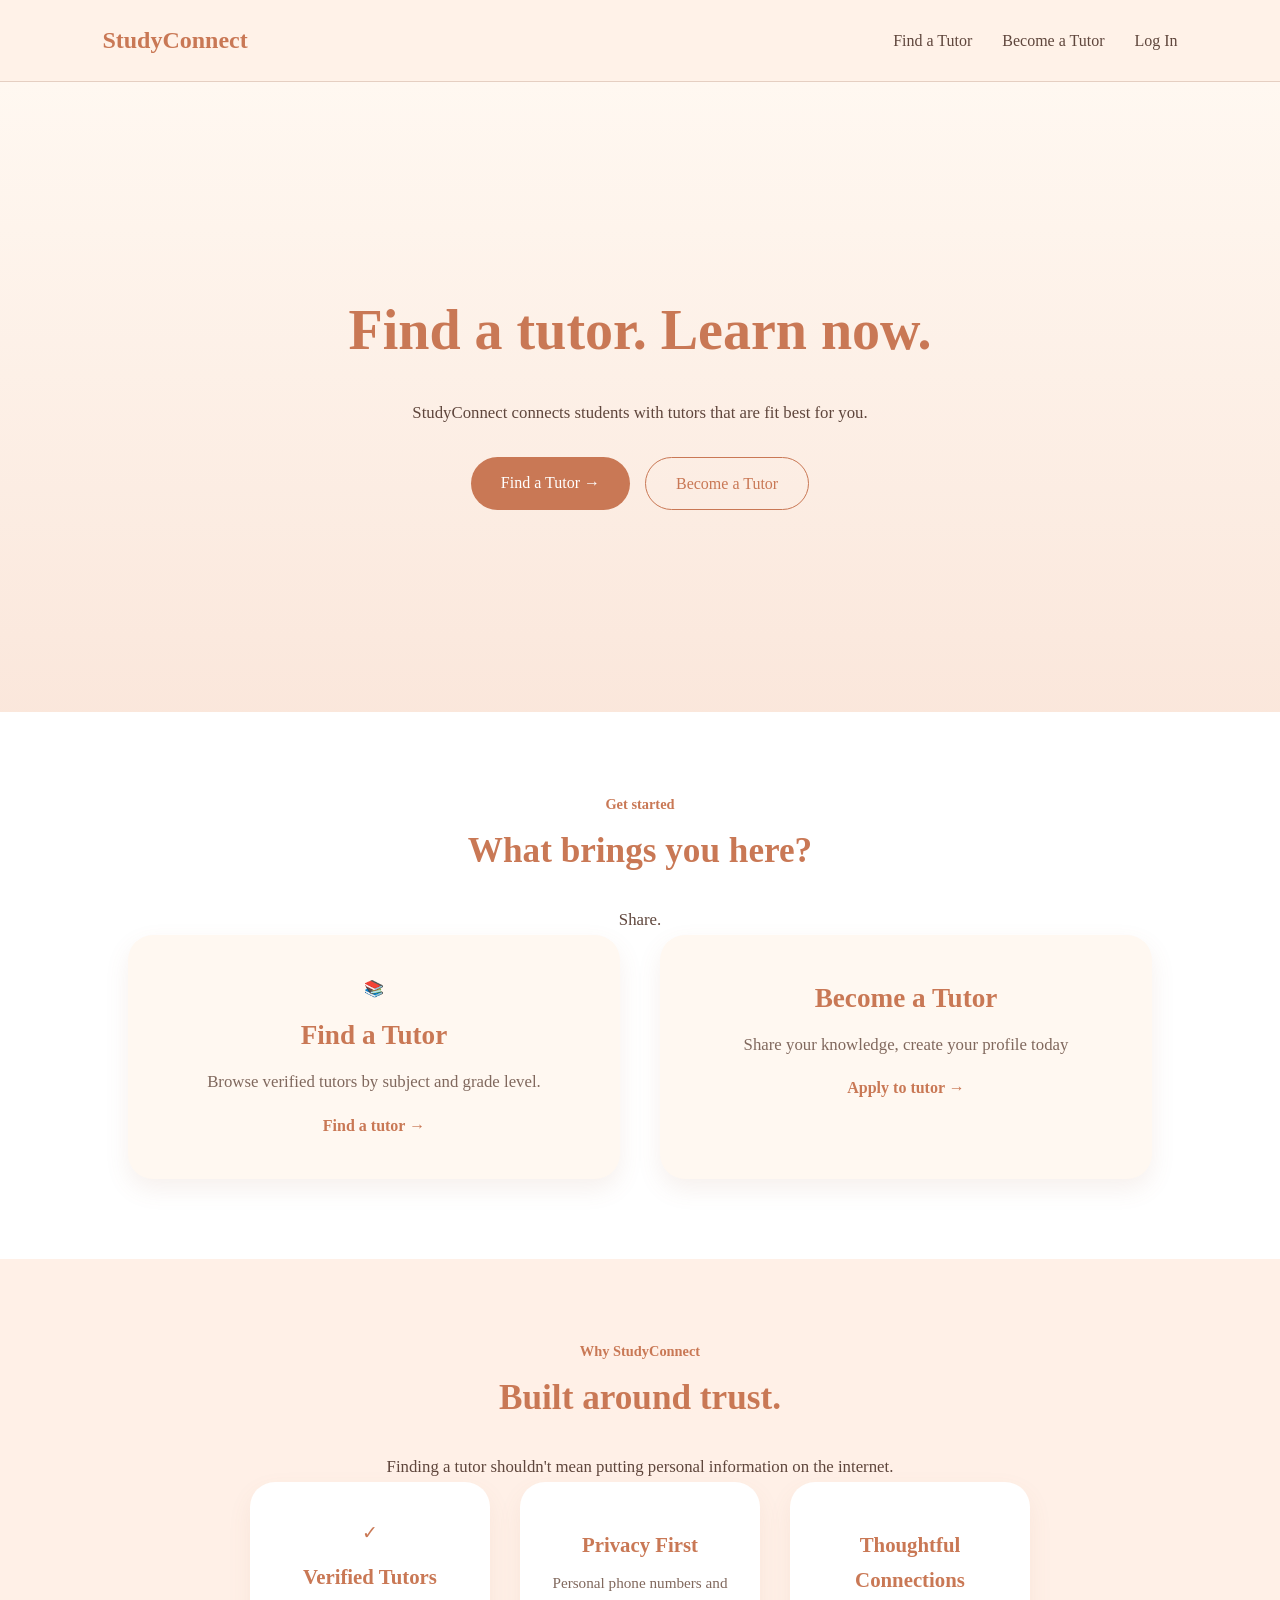
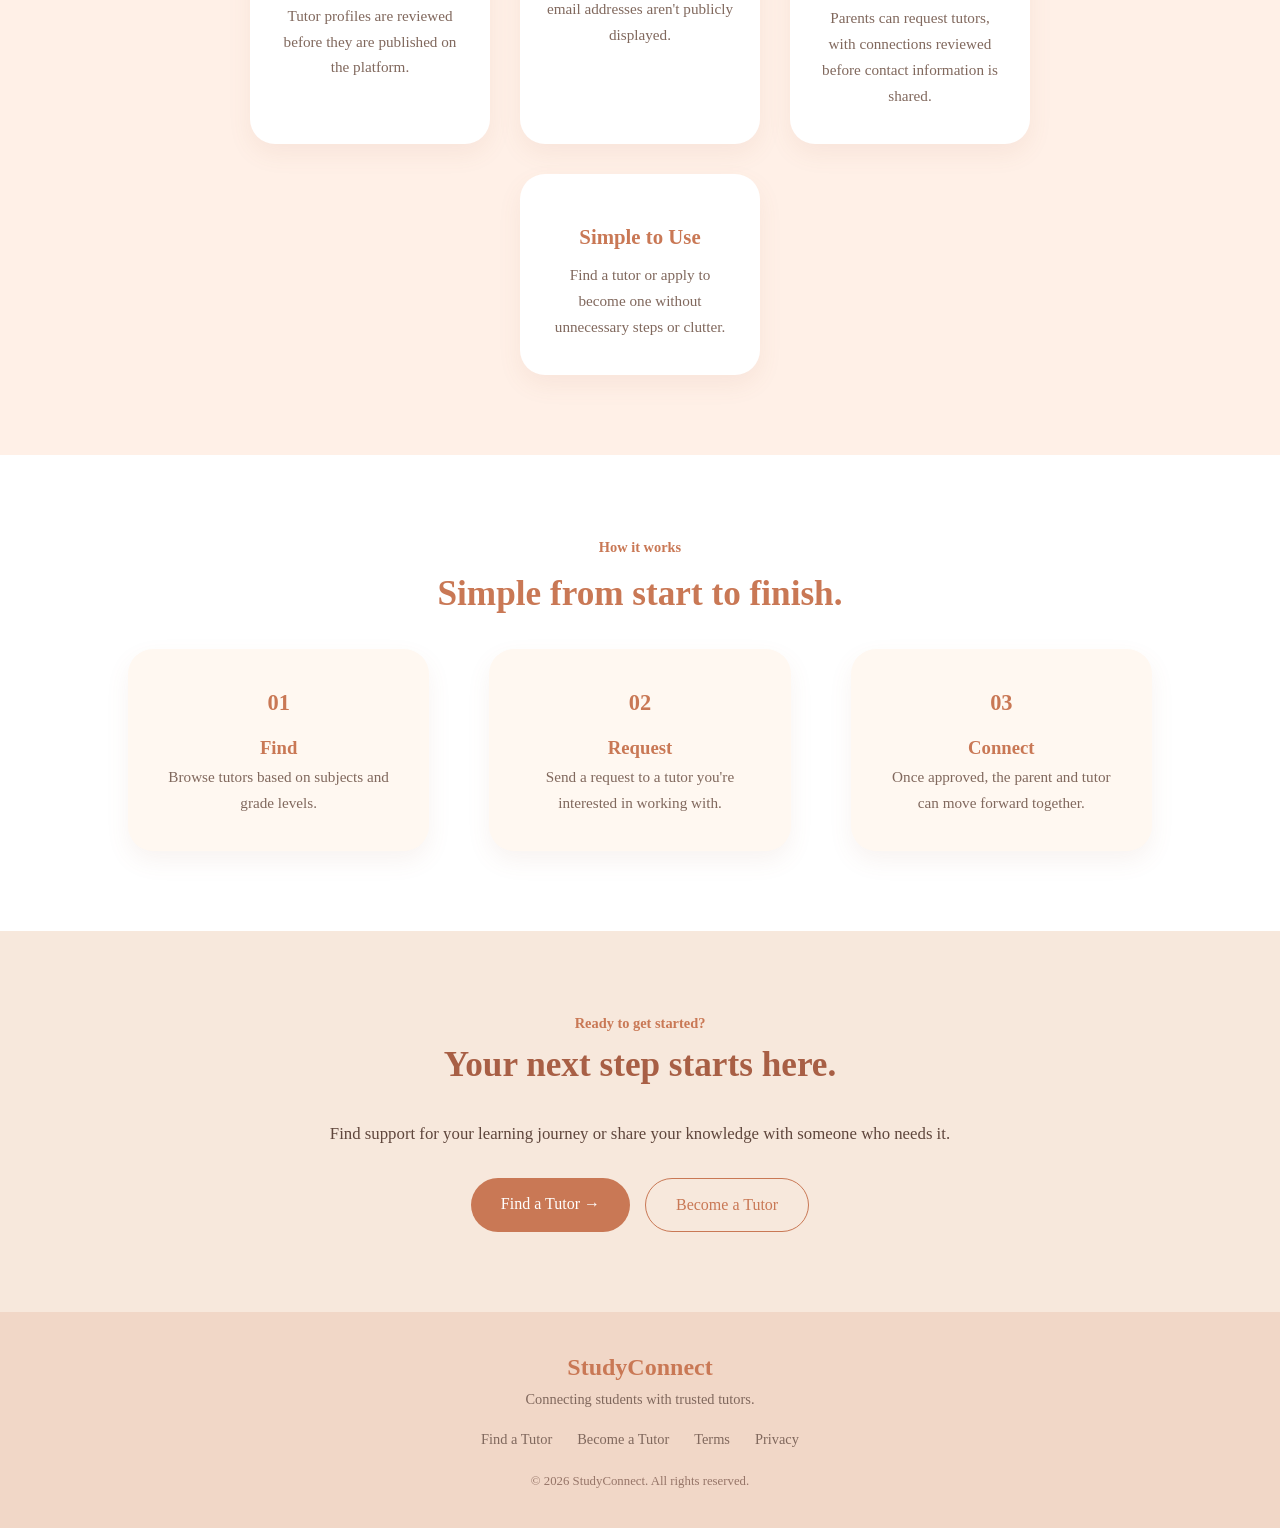
<file: index.html>
<!DOCTYPE html>
<html lang="en">

<head>

    <meta charset="UTF-8">

    <meta name="viewport" content="width=device-width, initial-scale=1.0">

    <title>StudyConnect | Find the Right Tutor</title>

    <link rel="stylesheet" href="style.css">

    <link rel="preconnect" href="https://fonts.googleapis.com">

    <link rel="preconnect"
          href="https://fonts.gstatic.com"
          crossorigin>

    <link href="https://fonts.googleapis.com/css2?family=Inter:wght@400;500;600;700;800&display=swap"
          rel="stylesheet">

</head>


<body>


<!-- ==============================
     NAVIGATION
============================== -->

<header class="navbar">

    <a href="index.html" class="logo">
        Study<span>Connect</span>
    </a>


    <nav class="nav-links">

        <a href="find-tutor.html">
            Find a Tutor
        </a>

        <a href="become-tutor.html">
            Become a Tutor
        </a>

        <a href="login.html" class="login-link">
            Log In
        </a>

    </nav>

</header>



<main>


<!-- ==============================
     HERO
============================== -->

<section class="hero">

    <div class="hero-content">



        <h1>
            Find a tutor.
            <span>Learn now.</span>
        </h1>


        <p class="hero-description">

            StudyConnect connects students
            with tutors that are fit best for you.

        </p>


        <div class="hero-actions">

            <a href="find-tutor.html"
               class="primary-button">

                Find a Tutor

                <span>→</span>

            </a>


            <a href="become-tutor.html"
               class="secondary-button">

                Become a Tutor

            </a>

        </div>

    </div>


    <!-- Decorative background -->

    <div class="hero-glow hero-glow-one"></div>

    <div class="hero-glow hero-glow-two"></div>

</section>



<!-- ==============================
     CHOOSE YOUR PATH
============================== -->

<section class="path-section">

    <div class="section-heading">

        <div class="section-label">
            Get started
        </div>

        <h2>
            What brings you here?
        </h2>

        <p>
           Share.
        </p>

    </div>


    <div class="path-grid">


        <!-- FIND A TUTOR -->

        <a href="find-tutor.html"
           class="path-card">

            <div class="path-icon">
                📚
            </div>


            <div class="path-content">

                <h3>
                    Find a Tutor
                </h3>

                <p>
                    Browse verified tutors by subject
                    and grade level.
                </p>


                <div class="path-link">

                    Find a tutor

                    <span>→</span>

                </div>

            </div>

        </a>



        <!-- BECOME A TUTOR -->

        <a href="become-tutor.html"
           class="path-card">


            <div class="path-content">

                <h3>
                    Become a Tutor
                </h3>

                <p>
                    Share your knowledge, create your profile today
                </p>


                <div class="path-link">

                    Apply to tutor

                    <span>→</span>

                </div>

            </div>

        </a>

    </div>

</section>



<!-- ==============================
     WHY STUDYCONNECT
============================== -->

<section class="why-section">


    <div class="section-heading">

        <div class="section-label">
            Why StudyConnect
        </div>

        <h2>
            Built around trust.
        </h2>

        <p>
            Finding a tutor shouldn't mean putting
            personal information on the internet.
        </p>

    </div>


    <div class="features-grid">


        <!-- VERIFIED -->

        <div class="feature-card">

            <div class="feature-icon">
                ✓
            </div>

            <h3>
                Verified Tutors
            </h3>

            <p>
                Tutor profiles are reviewed before
                they are published on the platform.
            </p>

        </div>



        <!-- PRIVACY -->

        <div class="feature-card">

            

            <h3>
                Privacy First
            </h3>

            <p>
                Personal phone numbers and email
                addresses aren't publicly displayed.
            </p>

        </div>



        <!-- CONNECTION -->

        <div class="feature-card">

            <h3>
                Thoughtful Connections
            </h3>

            <p>
                Parents can request tutors, with
                connections reviewed before contact
                information is shared.
            </p>

        </div>



        <!-- SIMPLE -->

        <div class="feature-card">

            <h3>
                Simple to Use
            </h3>

            <p>
                Find a tutor or apply to become one
                without unnecessary steps or clutter.
            </p>

        </div>

    </div>

</section>



<!-- ==============================
     HOW IT WORKS
============================== -->

<section class="how-section">

    <div class="section-heading">

        <div class="section-label">
            How it works
        </div>

        <h2>
            Simple from start to finish.
        </h2>

    </div>


    <div class="steps">


        <div class="step">

            <div class="step-number">
                01
            </div>

            <h3>
                Find
            </h3>

            <p>
                Browse tutors based on subjects
                and grade levels.
            </p>

        </div>


        <div class="step-line"></div>


        <div class="step">

            <div class="step-number">
                02
            </div>

            <h3>
                Request
            </h3>

            <p>
                Send a request to a tutor you're
                interested in working with.
            </p>

        </div>


        <div class="step-line"></div>


        <div class="step">

            <div class="step-number">
                03
            </div>

            <h3>
                Connect
            </h3>

            <p>
                Once approved, the parent and tutor
                can move forward together.
            </p>

        </div>

    </div>

</section>



<!-- ==============================
     FINAL CTA
============================== -->

<section class="cta-section">

    <div class="cta-content">

        <div class="section-label">
            Ready to get started?
        </div>

        <h2>
            Your next step starts here.
        </h2>

        <p>
            Find support for your learning journey
            or share your knowledge with someone who
            needs it.
        </p>


        <div class="hero-actions">

            <a href="find-tutor.html"
               class="primary-button">

                Find a Tutor

                <span>→</span>

            </a>


            <a href="become-tutor.html"
               class="secondary-button">

                Become a Tutor

            </a>

        </div>

    </div>

</section>


</main>



<!-- ==============================
     FOOTER
============================== -->

<footer class="footer">

    <div class="footer-main">

        <a href="index.html" class="logo footer-logo">
            Study<span>Connect</span>
        </a>


        <p>
            Connecting students with trusted tutors.
        </p>

    </div>


    <div class="footer-links">

        <a href="find-tutor.html">
            Find a Tutor
        </a>

        <a href="become-tutor.html">
            Become a Tutor
        </a>

        <a href="terms.html">
            Terms
        </a>

        <a href="privacy.html">
            Privacy
        </a>

    </div>


    <div class="footer-bottom">

        © 2026 StudyConnect. All rights reserved.

    </div>

</footer>


</body>

</html>
</file>
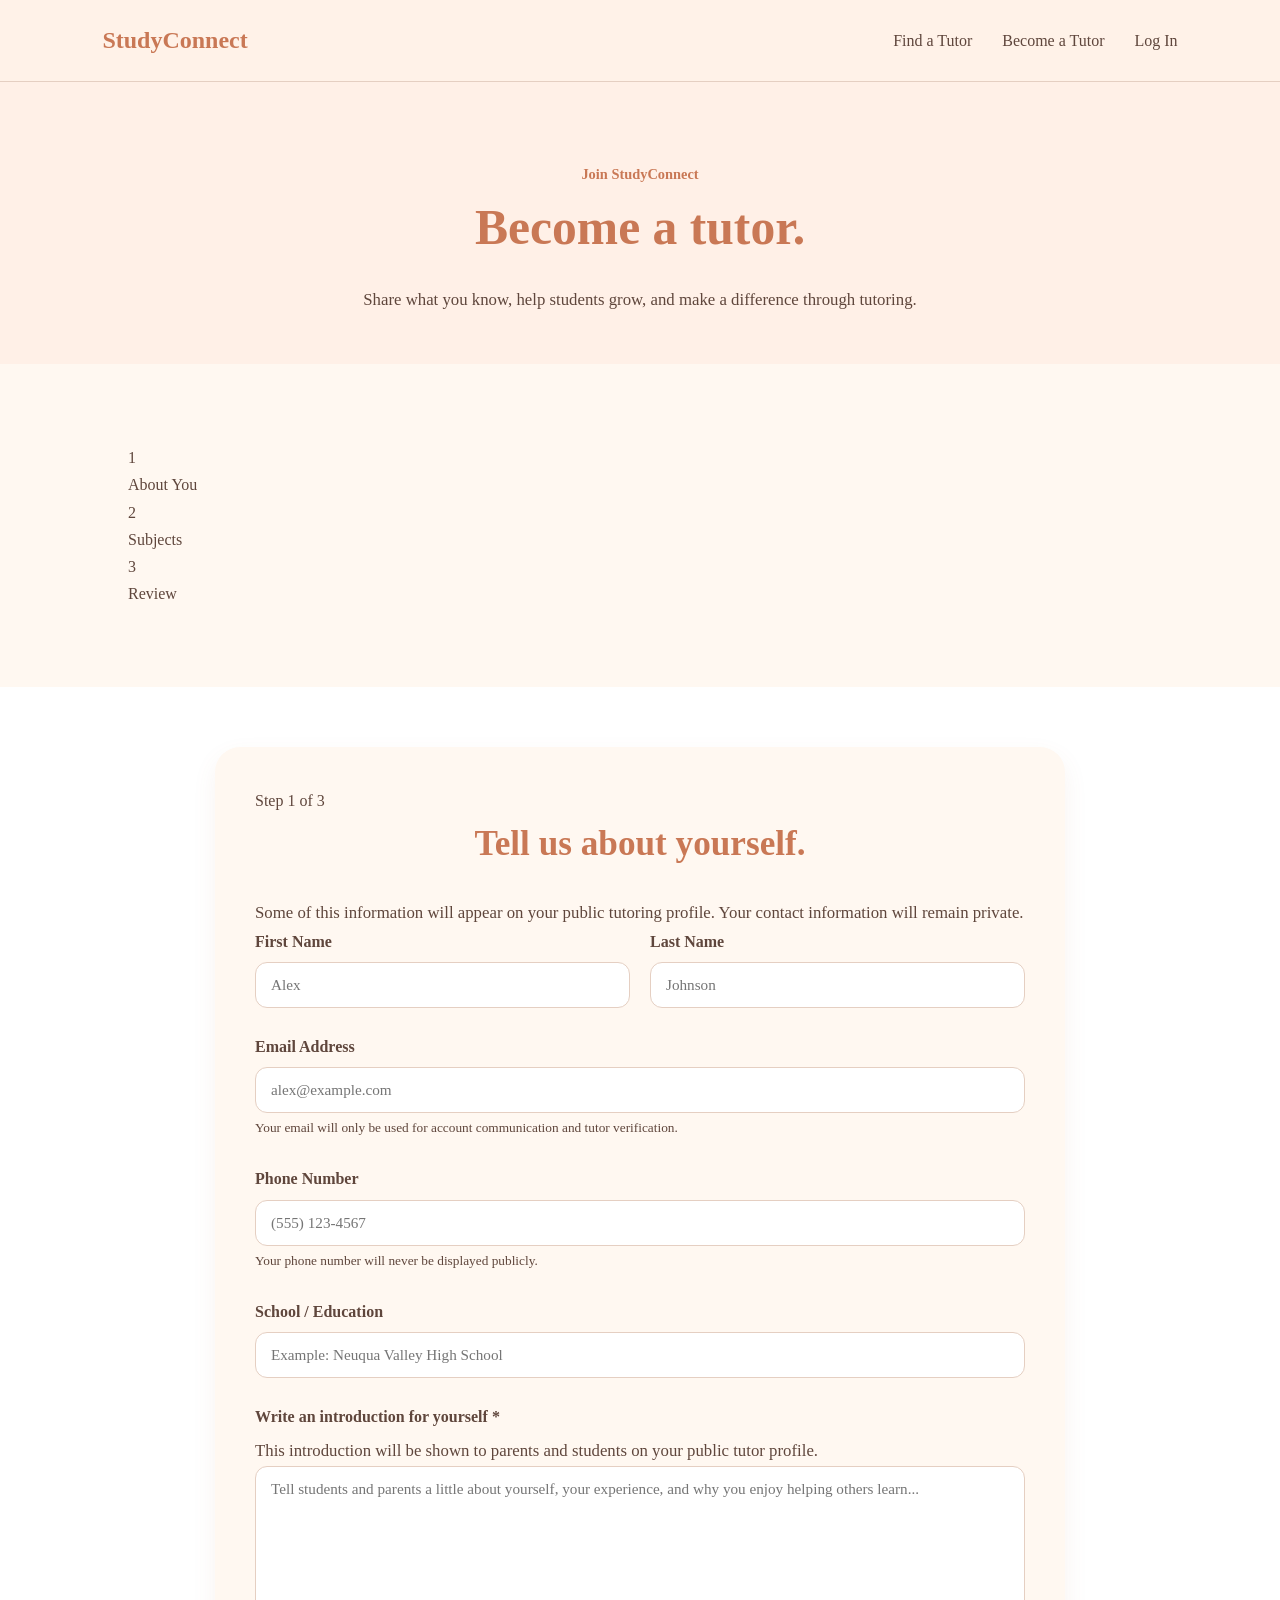
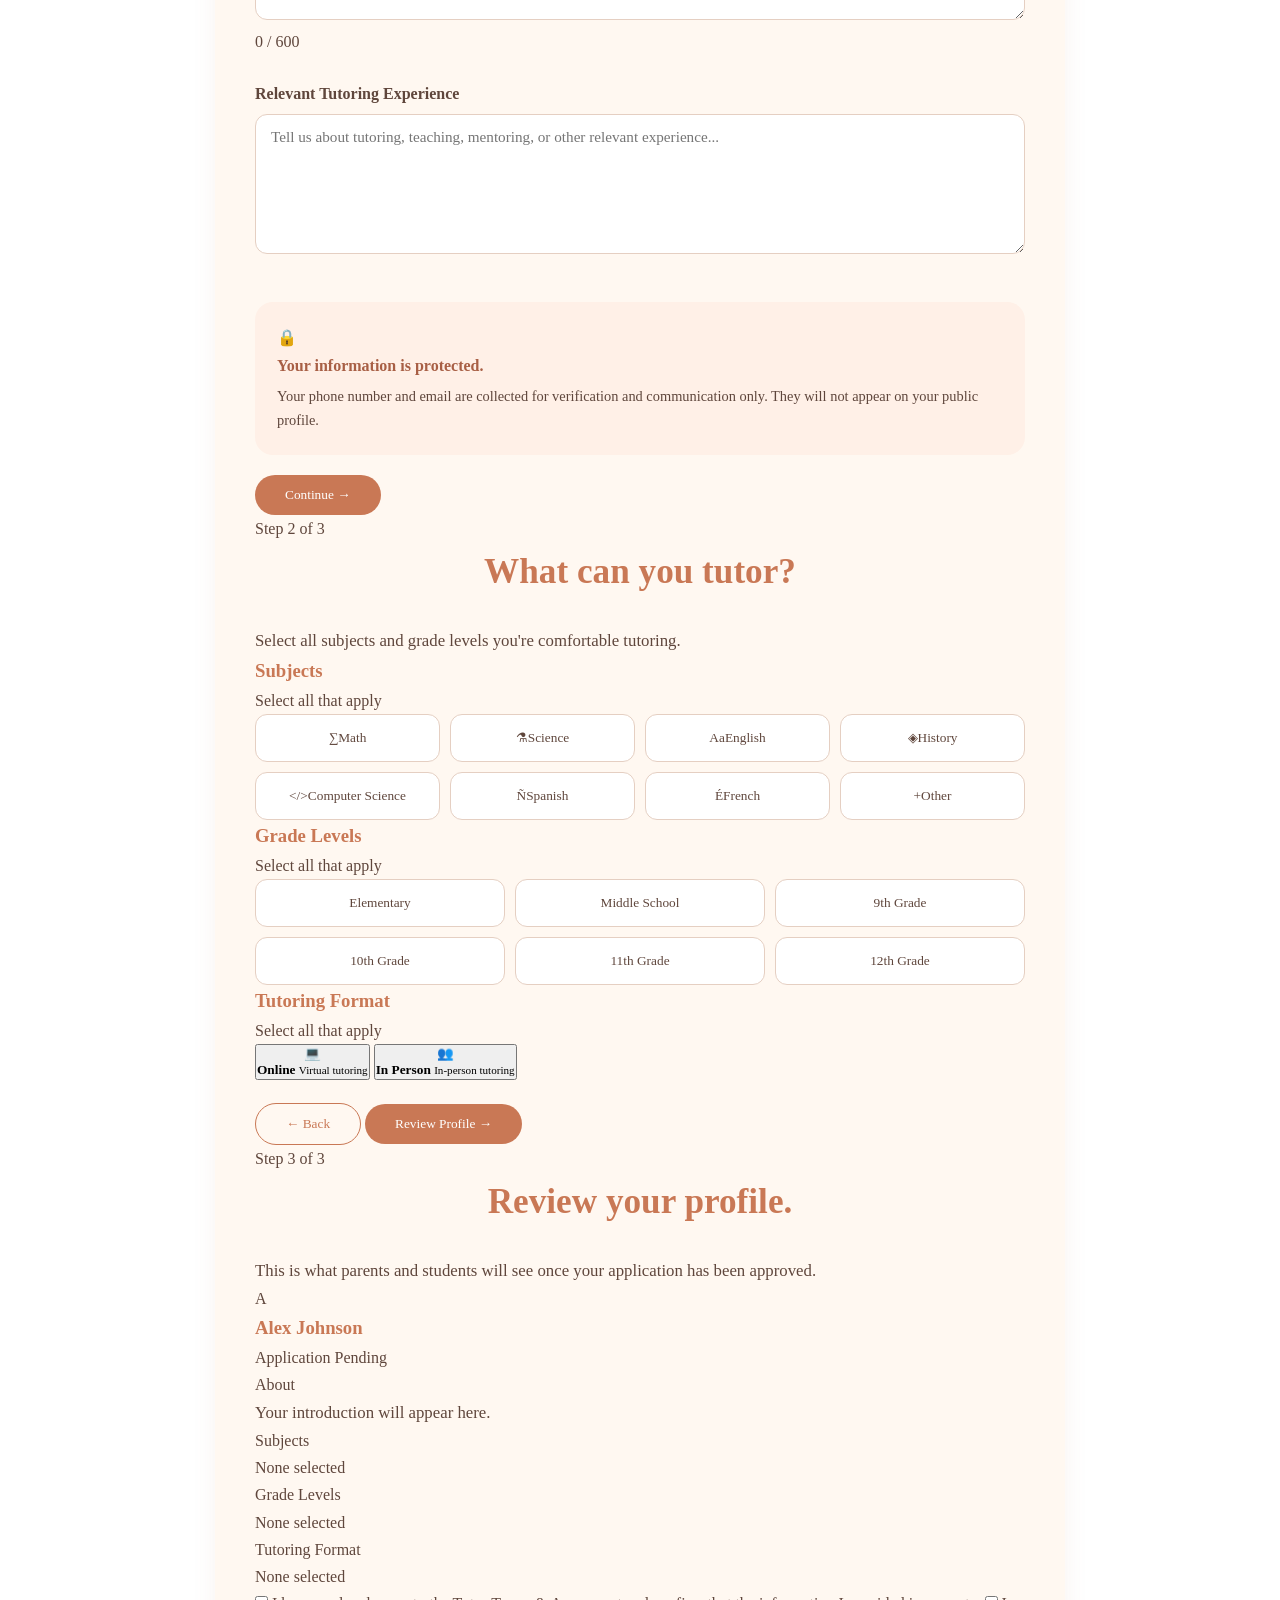
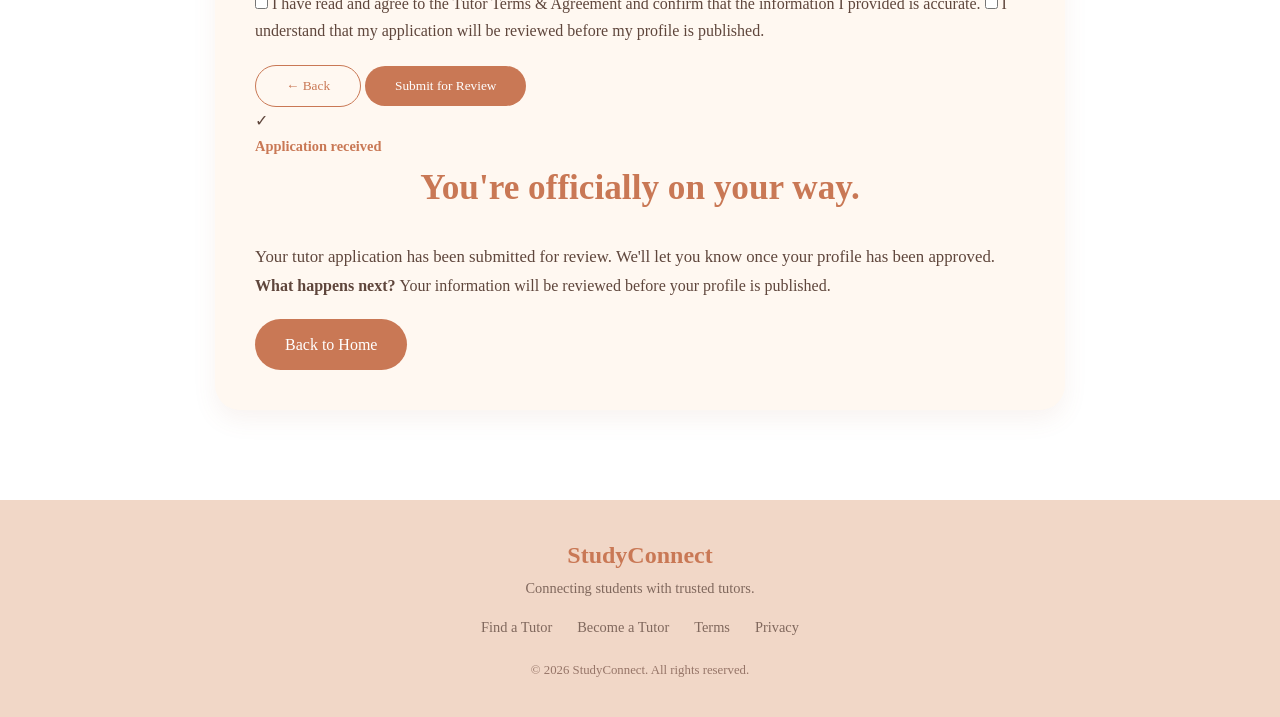
<file: become-tutor.html>
<!DOCTYPE html>
<html lang="en">

<head>

    <meta charset="UTF-8">

    <meta name="viewport"
          content="width=device-width, initial-scale=1.0">

    <title>Become a Tutor | StudyConnect</title>

    <link rel="stylesheet"
          href="style.css">

    <link rel="preconnect"
          href="https://fonts.googleapis.com">

    <link rel="preconnect"
          href="https://fonts.gstatic.com"
          crossorigin>

    <link href="https://fonts.googleapis.com/css2?family=Inter:wght@400;500;600;700;800&display=swap"
          rel="stylesheet">

</head>


<body>


<!-- ==================================
     NAVIGATION
================================== -->

<header class="navbar">

    <a href="index.html"
       class="logo">

        Study<span>Connect</span>

    </a>


    <nav class="nav-links">

        <a href="find-tutor.html">
            Find a Tutor
        </a>

        <a href="become-tutor.html"
           class="active">

            Become a Tutor

        </a>

        <a href="login.html"
           class="login-link">

            Log In

        </a>

    </nav>

</header>



<main>


<!-- ==================================
     HEADER
================================== -->

<section class="application-header">

    <div class="section-label">
        Join StudyConnect
    </div>


    <h1>
        Become a tutor.
    </h1>


    <p>
        Share what you know, help students grow,
        and make a difference through tutoring.
    </p>

</section>



<!-- ==================================
     PROGRESS BAR
================================== -->

<section class="application-progress">

    <div class="progress-container">


        <div class="progress-step active"
             id="progressStep1">

            <div class="progress-number">
                1
            </div>

            <span>
                About You
            </span>

        </div>


        <div class="progress-line"
             id="progressLine1">
        </div>


        <div class="progress-step"
             id="progressStep2">

            <div class="progress-number">
                2
            </div>

            <span>
                Subjects
            </span>

        </div>


        <div class="progress-line"
             id="progressLine2">
        </div>


        <div class="progress-step"
             id="progressStep3">

            <div class="progress-number">
                3
            </div>

            <span>
                Review
            </span>

        </div>

    </div>

</section>



<!-- ==================================
     APPLICATION CONTAINER
================================== -->

<section class="application-section">


<div class="application-card">


<!-- ==================================
     STEP 1
================================== -->

<div class="application-step active"
     id="step1">


    <div class="step-heading">

        <span class="step-small-label">
            Step 1 of 3
        </span>

        <h2>
            Tell us about yourself.
        </h2>

        <p>
            Some of this information will appear on your
            public tutoring profile. Your contact information
            will remain private.
        </p>

    </div>



    <!-- NAME -->

    <div class="form-row">


        <div class="form-group">

            <label for="firstName">
                First Name
            </label>

            <input
                type="text"
                id="firstName"
                placeholder="Alex"
                required
            >

        </div>


        <div class="form-group">

            <label for="lastName">
                Last Name
            </label>

            <input
                type="text"
                id="lastName"
                placeholder="Johnson"
                required
            >

        </div>

    </div>



    <!-- EMAIL -->

    <div class="form-group">

        <label for="email">
            Email Address
        </label>

        <input
            type="email"
            id="email"
            placeholder="alex@example.com"
            required
        >

        <small>
            Your email will only be used for account
            communication and tutor verification.
        </small>

    </div>



    <!-- PHONE -->

    <div class="form-group">

        <label for="phone">
            Phone Number
        </label>

        <input
            type="tel"
            id="phone"
            placeholder="(555) 123-4567"
            required
        >

        <small>
            Your phone number will never be displayed publicly.
        </small>

    </div>



    <!-- EDUCATION -->

    <div class="form-group">

        <label for="education">
            School / Education
        </label>

        <input
            type="text"
            id="education"
            placeholder="Example: Neuqua Valley High School"
        >

    </div>



    <!-- INTRODUCTION -->

    <div class="form-group">

        <label for="introduction">

            Write an introduction for yourself

            <span class="required-label">
                *
            </span>

        </label>


        <p class="field-description">
            This introduction will be shown to parents
            and students on your public tutor profile.
        </p>


        <textarea
            id="introduction"
            rows="7"
            maxlength="600"
            placeholder="Tell students and parents a little about yourself, your experience, and why you enjoy helping others learn..."
            required
        ></textarea>


        <div class="character-count">
            <span id="characterCount">
                0
            </span>
            / 600
        </div>

    </div>



    <!-- EXPERIENCE -->

    <div class="form-group">

        <label for="experience">
            Relevant Tutoring Experience
        </label>


        <textarea
            id="experience"
            rows="5"
            placeholder="Tell us about tutoring, teaching, mentoring, or other relevant experience..."
        ></textarea>

    </div>



    <div class="privacy-notice">

        <span class="privacy-notice-icon">
            🔒
        </span>

        <div>

            <strong>
                Your information is protected.
            </strong>

            <p>
                Your phone number and email are collected
                for verification and communication only.
                They will not appear on your public profile.
            </p>

        </div>

    </div>



    <button
        class="primary-button application-button"
        onclick="goToStep(2)"
    >

        Continue

        <span>→</span>

    </button>


</div>



<!-- ==================================
     STEP 2
================================== -->

<div class="application-step"
     id="step2">


    <div class="step-heading">

        <span class="step-small-label">
            Step 2 of 3
        </span>

        <h2>
            What can you tutor?
        </h2>

        <p>
            Select all subjects and grade levels
            you're comfortable tutoring.
        </p>

    </div>



    <!-- SUBJECTS -->

    <div class="selection-section">

        <div class="selection-heading">

            <h3>
                Subjects
            </h3>

            <span>
                Select all that apply
            </span>

        </div>


        <div class="selection-grid">


            <button
                type="button"
                class="selection-card"
                data-type="subject"
                data-value="Math"
                onclick="toggleSelection(this)"
            >

                <span class="selection-icon">
                    ∑
                </span>

                <span>
                    Math
                </span>

            </button>



            <button
                type="button"
                class="selection-card"
                data-type="subject"
                data-value="Science"
                onclick="toggleSelection(this)"
            >

                <span class="selection-icon">
                    ⚗
                </span>

                <span>
                    Science
                </span>

            </button>



            <button
                type="button"
                class="selection-card"
                data-type="subject"
                data-value="English"
                onclick="toggleSelection(this)"
            >

                <span class="selection-icon">
                    Aa
                </span>

                <span>
                    English
                </span>

            </button>



            <button
                type="button"
                class="selection-card"
                data-type="subject"
                data-value="History"
                onclick="toggleSelection(this)"
            >

                <span class="selection-icon">
                    ◈
                </span>

                <span>
                    History
                </span>

            </button>



            <button
                type="button"
                class="selection-card"
                data-type="subject"
                data-value="Computer Science"
                onclick="toggleSelection(this)"
            >

                <span class="selection-icon">
                    &lt;/&gt;
                </span>

                <span>
                    Computer Science
                </span>

            </button>



            <button
                type="button"
                class="selection-card"
                data-type="subject"
                data-value="Spanish"
                onclick="toggleSelection(this)"
            >

                <span class="selection-icon">
                    Ñ
                </span>

                <span>
                    Spanish
                </span>

            </button>



            <button
                type="button"
                class="selection-card"
                data-type="subject"
                data-value="French"
                onclick="toggleSelection(this)"
            >

                <span class="selection-icon">
                    É
                </span>

                <span>
                    French
                </span>

            </button>



            <button
                type="button"
                class="selection-card"
                data-type="subject"
                data-value="Other"
                onclick="toggleSelection(this)"
            >

                <span class="selection-icon">
                    +
                </span>

                <span>
                    Other
                </span>

            </button>

        </div>

    </div>



    <!-- GRADES -->

    <div class="selection-section">

        <div class="selection-heading">

            <h3>
                Grade Levels
            </h3>

            <span>
                Select all that apply
            </span>

        </div>


        <div class="grade-grid">


            <button
                type="button"
                class="grade-card"
                data-type="grade"
                data-value="Elementary"
                onclick="toggleSelection(this)"
            >

                Elementary

            </button>



            <button
                type="button"
                class="grade-card"
                data-type="grade"
                data-value="Middle School"
                onclick="toggleSelection(this)"
            >

                Middle School

            </button>



            <button
                type="button"
                class="grade-card"
                data-type="grade"
                data-value="9th Grade"
                onclick="toggleSelection(this)"
            >

                9th Grade

            </button>



            <button
                type="button"
                class="grade-card"
                data-type="grade"
                data-value="10th Grade"
                onclick="toggleSelection(this)"
            >

                10th Grade

            </button>



            <button
                type="button"
                class="grade-card"
                data-type="grade"
                data-value="11th Grade"
                onclick="toggleSelection(this)"
            >

                11th Grade

            </button>



            <button
                type="button"
                class="grade-card"
                data-type="grade"
                data-value="12th Grade"
                onclick="toggleSelection(this)"
            >

                12th Grade

            </button>

        </div>

    </div>



    <!-- TUTORING FORMAT -->

    <div class="selection-section">

        <div class="selection-heading">

            <h3>
                Tutoring Format
            </h3>

            <span>
                Select all that apply
            </span>

        </div>


        <div class="format-options">


            <button
                type="button"
                class="format-card"
                data-type="format"
                data-value="Online"
                onclick="toggleSelection(this)"
            >

                <span class="format-icon">
                    💻
                </span>

                <div>

                    <strong>
                        Online
                    </strong>

                    <small>
                        Virtual tutoring
                    </small>

                </div>

            </button>



            <button
                type="button"
                class="format-card"
                data-type="format"
                data-value="In Person"
                onclick="toggleSelection(this)"
            >

                <span class="format-icon">
                    👥
                </span>

                <div>

                    <strong>
                        In Person
                    </strong>

                    <small>
                        In-person tutoring
                    </small>

                </div>

            </button>

        </div>

    </div>



    <div class="application-buttons">

        <button
            class="secondary-button"
            onclick="goToStep(1)"
        >

            ← Back

        </button>


        <button
            class="primary-button"
            onclick="goToStep(3)"
        >

            Review Profile

            <span>→</span>

        </button>

    </div>


</div>



<!-- ==================================
     STEP 3
================================== -->

<div class="application-step"
     id="step3">


    <div class="step-heading">

        <span class="step-small-label">
            Step 3 of 3
        </span>

        <h2>
            Review your profile.
        </h2>

        <p>
            This is what parents and students will see
            once your application has been approved.
        </p>

    </div>



    <!-- PROFILE PREVIEW -->

    <div class="profile-preview">


        <div class="preview-header">

            <div class="preview-avatar"
                 id="previewAvatar">

                A

            </div>


            <div>

                <h3 id="previewName">
                    Alex Johnson
                </h3>


                <div class="pending-badge">
                    Application Pending
                </div>

            </div>

        </div>



        <!-- INTRO -->

        <div class="preview-section">

            <span class="preview-label">
                About
            </span>


            <p id="previewIntroduction">
                Your introduction will appear here.
            </p>

        </div>



        <!-- SUBJECTS -->

        <div class="preview-section">

            <span class="preview-label">
                Subjects
            </span>


            <div
                class="preview-tags"
                id="previewSubjects"
            >

                <span class="empty-preview">
                    None selected
                </span>

            </div>

        </div>



        <!-- GRADES -->

        <div class="preview-section">

            <span class="preview-label">
                Grade Levels
            </span>


            <div
                class="preview-tags"
                id="previewGrades"
            >

                <span class="empty-preview">
                    None selected
                </span>

            </div>

        </div>



        <!-- FORMAT -->

        <div class="preview-section">

            <span class="preview-label">
                Tutoring Format
            </span>


            <div
                class="preview-tags"
                id="previewFormat"
            >

                <span class="empty-preview">
                    None selected
                </span>

            </div>

        </div>


    </div>



    <!-- TERMS -->

    <div class="terms-box">


        <label class="checkbox-row">

            <input
                type="checkbox"
                id="termsAgreement"
            >

            <span>

                I have read and agree to the
                <a href="terms.html"
                   target="_blank">

                    Tutor Terms & Agreement

                </a>
                and confirm that the information
                I provided is accurate.

            </span>

        </label>



        <label class="checkbox-row">

            <input
                type="checkbox"
                id="accurateInformation"
            >

            <span>

                I understand that my application
                will be reviewed before my profile
                is published.

            </span>

        </label>

    </div>



    <div class="application-buttons">


        <button
            class="secondary-button"
            onclick="goToStep(2)"
        >

            ← Back

        </button>


        <button
            class="primary-button"
            onclick="submitApplication()"
        >

            Submit for Review

        </button>

    </div>


</div>



<!-- ==================================
     SUCCESS
================================== -->

<div class="application-success"
     id="applicationSuccess">


    <div class="success-circle">
        ✓
    </div>


    <div class="section-label">
        Application received
    </div>


    <h2>
        You're officially on your way.
    </h2>


    <p>

        Your tutor application has been submitted
        for review. We'll let you know once your
        profile has been approved.

    </p>


    <div class="success-note">

        <strong>
            What happens next?
        </strong>

        <span>
            Your information will be reviewed before
            your profile is published.
        </span>

    </div>


    <a href="index.html"
       class="primary-button">

        Back to Home

    </a>


</div>


</div>

</section>


</main>



<!-- ==================================
     FOOTER
================================== -->

<footer class="footer">

    <div class="footer-main">

        <a href="index.html"
           class="logo footer-logo">

            Study<span>Connect</span>

        </a>


        <p>
            Connecting students with trusted tutors.
        </p>

    </div>


    <div class="footer-links">

        <a href="find-tutor.html">
            Find a Tutor
        </a>

        <a href="become-tutor.html">
            Become a Tutor
        </a>

        <a href="terms.html">
            Terms
        </a>

        <a href="privacy.html">
            Privacy
        </a>

    </div>


    <div class="footer-bottom">

        © 2026 StudyConnect. All rights reserved.

    </div>

</footer>



<!-- ==================================
     JAVASCRIPT
================================== -->

<script>


/* =================================
   STEP NAVIGATION
================================= */

function goToStep(step) {


    /* Basic validation for step 1 */

    if (step === 2) {

        const firstName =
            document.getElementById("firstName").value.trim();

        const lastName =
            document.getElementById("lastName").value.trim();

        const email =
            document.getElementById("email").value.trim();

        const phone =
            document.getElementById("phone").value.trim();

        const introduction =
            document.getElementById("introduction").value.trim();


        if (
            !firstName ||
            !lastName ||
            !email ||
            !phone ||
            !introduction
        ) {

            alert(
                "Please complete all required fields before continuing."
            );

            return;

        }

    }



    /* Require selections before review */

    if (step === 3) {

        const subjects =
            document.querySelectorAll(
                '[data-type="subject"].selected'
            );


        const grades =
            document.querySelectorAll(
                '[data-type="grade"].selected'
            );


        if (subjects.length === 0) {

            alert(
                "Please select at least one subject."
            );

            return;

        }


        if (grades.length === 0) {

            alert(
                "Please select at least one grade level."
            );

            return;

        }


        updatePreview();

    }



    /* Hide all steps */

    document
        .querySelectorAll(".application-step")
        .forEach(stepElement => {

            stepElement.classList.remove("active");

        });



    /* Show selected step */

    document
        .getElementById("step" + step)
        .classList.add("active");



    /* Update progress */

    updateProgress(step);



    window.scrollTo({

        top: 0,

        behavior: "smooth"

    });

}



/* =================================
   PROGRESS
================================= */

function updateProgress(step) {


    const steps = [

        document.getElementById("progressStep1"),

        document.getElementById("progressStep2"),

        document.getElementById("progressStep3")

    ];


    const lines = [

        document.getElementById("progressLine1"),

        document.getElementById("progressLine2")

    ];



    steps.forEach((element, index) => {

        if (index < step) {

            element.classList.add("active");

        } else {

            element.classList.remove("active");

        }

    });



    lines.forEach((line, index) => {

        if (index < step - 1) {

            line.classList.add("active");

        } else {

            line.classList.remove("active");

        }

    });

}



/* =================================
   SELECTION BOXES
================================= */

function toggleSelection(element) {

    element.classList.toggle("selected");

}



/* =================================
   PROFILE PREVIEW
================================= */

function updatePreview() {


    const firstName =
        document.getElementById("firstName")
            .value.trim();


    const lastName =
        document.getElementById("lastName")
            .value.trim();


    const introduction =
        document.getElementById("introduction")
            .value.trim();



    /* Name */

    const fullName =
        `${firstName} ${lastName}`.trim();


    document.getElementById("previewName")
        .textContent =
            fullName || "Your Name";



    /* Avatar */

    document.getElementById("previewAvatar")
        .textContent =
            firstName
                ? firstName.charAt(0).toUpperCase()
                : "?";



    /* Introduction */

    document.getElementById("previewIntroduction")
        .textContent =
            introduction ||
            "Your introduction will appear here.";



    /* Subjects */

    const subjects =
        document.querySelectorAll(
            '[data-type="subject"].selected'
        );


    const subjectContainer =
        document.getElementById("previewSubjects");


    if (subjects.length === 0) {

        subjectContainer.innerHTML =
            `<span class="empty-preview">
                None selected
            </span>`;

    } else {

        subjectContainer.innerHTML = "";

        subjects.forEach(subject => {

            const tag =
                document.createElement("span");

            tag.className = "preview-tag";

            tag.textContent =
                subject.dataset.value;

            subjectContainer.appendChild(tag);

        });

    }



    /* Grades */

    const grades =
        document.querySelectorAll(
            '[data-type="grade"].selected'
        );


    const gradeContainer =
        document.getElementById("previewGrades");


    if (grades.length === 0) {

        gradeContainer.innerHTML =
            `<span class="empty-preview">
                None selected
            </span>`;

    } else {

        gradeContainer.innerHTML = "";

        grades.forEach(grade => {

            const tag =
                document.createElement("span");

            tag.className = "preview-tag";

            tag.textContent =
                grade.dataset.value;

            gradeContainer.appendChild(tag);

        });

    }



    /* Format */

    const formats =
        document.querySelectorAll(
            '[data-type="format"].selected'
        );


    const formatContainer =
        document.getElementById("previewFormat");


    if (formats.length === 0) {

        formatContainer.innerHTML =
            `<span class="empty-preview">
                None selected
            </span>`;

    } else {

        formatContainer.innerHTML = "";

        formats.forEach(format => {

            const tag =
                document.createElement("span");

            tag.className = "preview-tag";

            tag.textContent =
                format.dataset.value;

            formatContainer.appendChild(tag);

        });

    }

}



/* =================================
   CHARACTER COUNTER
================================= */

const introduction =
    document.getElementById("introduction");


const characterCount =
    document.getElementById("characterCount");


introduction.addEventListener(
    "input",
    function () {

        characterCount.textContent =
            this.value.length;

    }
);



/* =================================
   SUBMIT APPLICATION
================================= */

function submitApplication() {


    const terms =
        document.getElementById("termsAgreement")
            .checked;


    const accurate =
        document.getElementById("accurateInformation")
            .checked;



    if (!terms || !accurate) {

        alert(
            "Please agree to both statements before submitting your application."
        );

        return;

    }



    document
        .querySelector(".application-step.active")
        .classList.remove("active");


    document
        .getElementById("applicationSuccess")
        .classList.add("active");


    document
        .querySelector(".application-progress")
        .style.display = "none";


    window.scrollTo({

        top: 0,

        behavior: "smooth"

    });

}


</script>


</body>

</html>
</file>
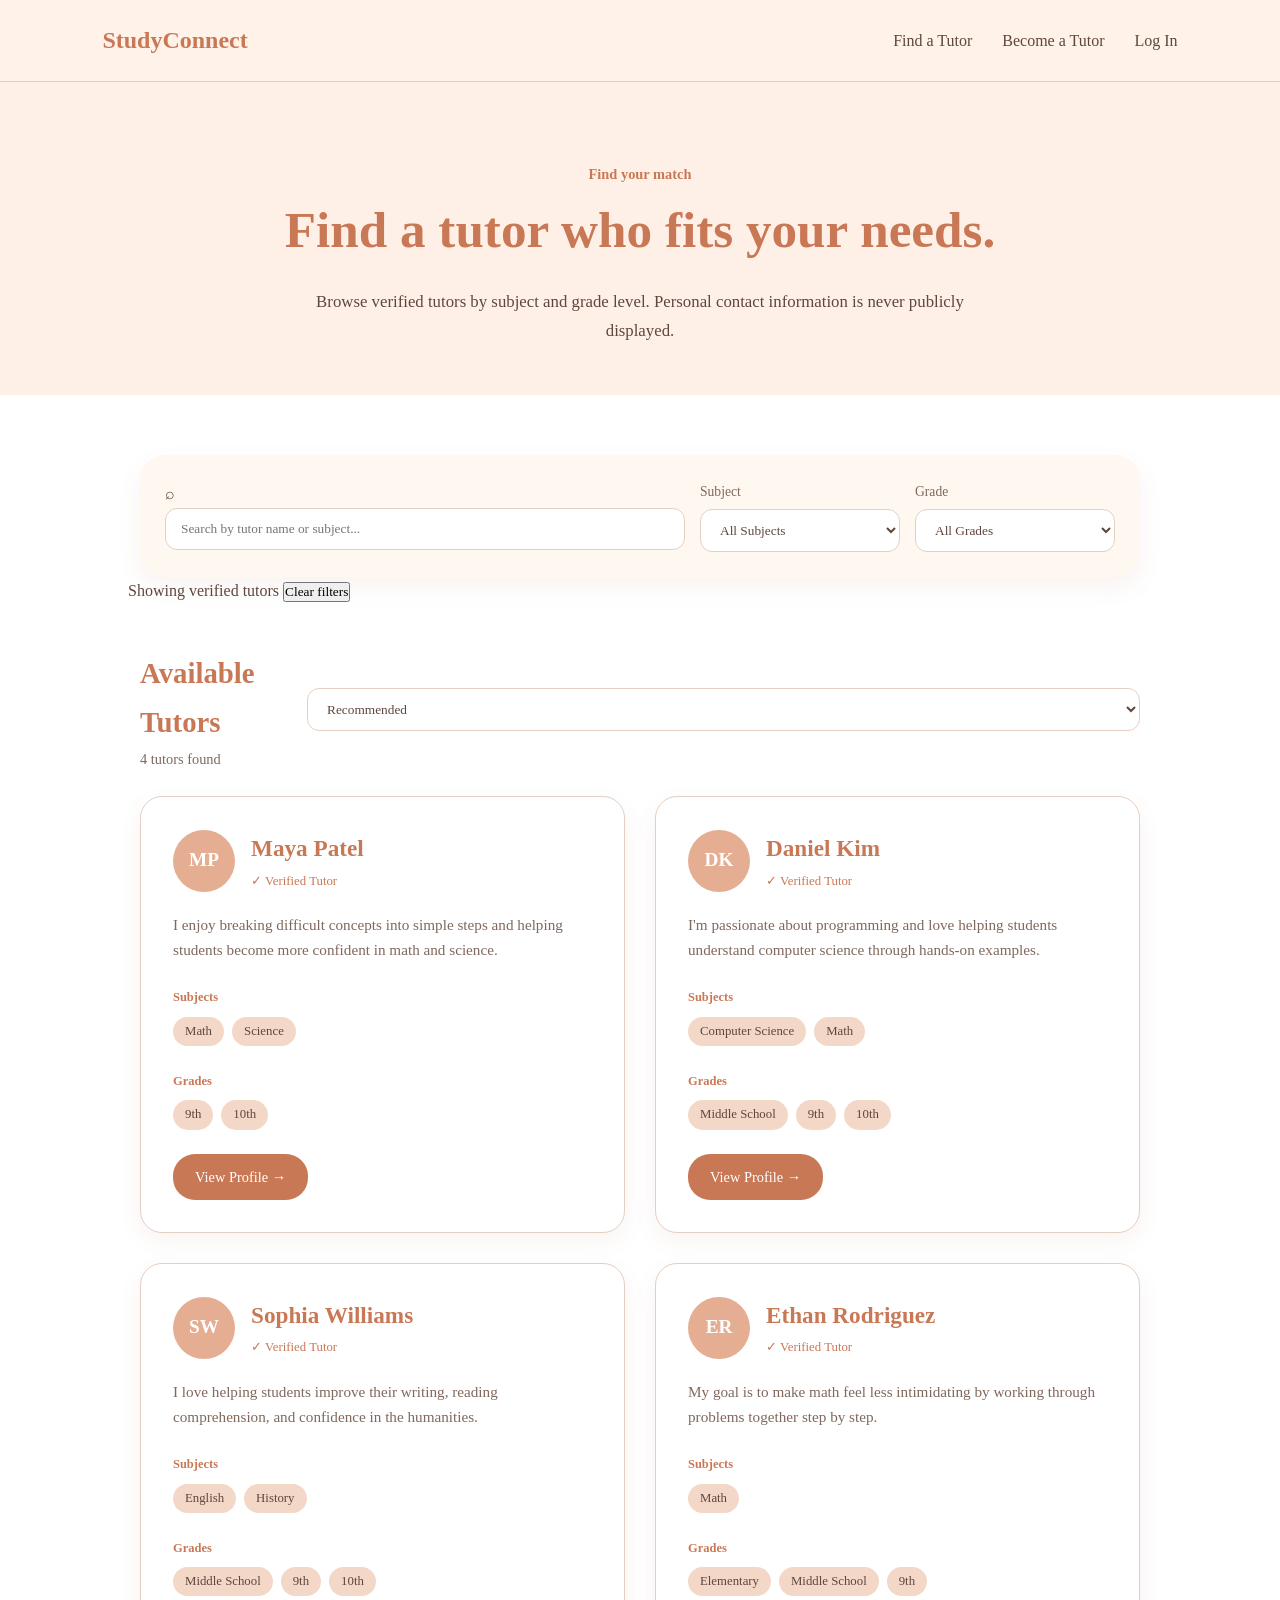
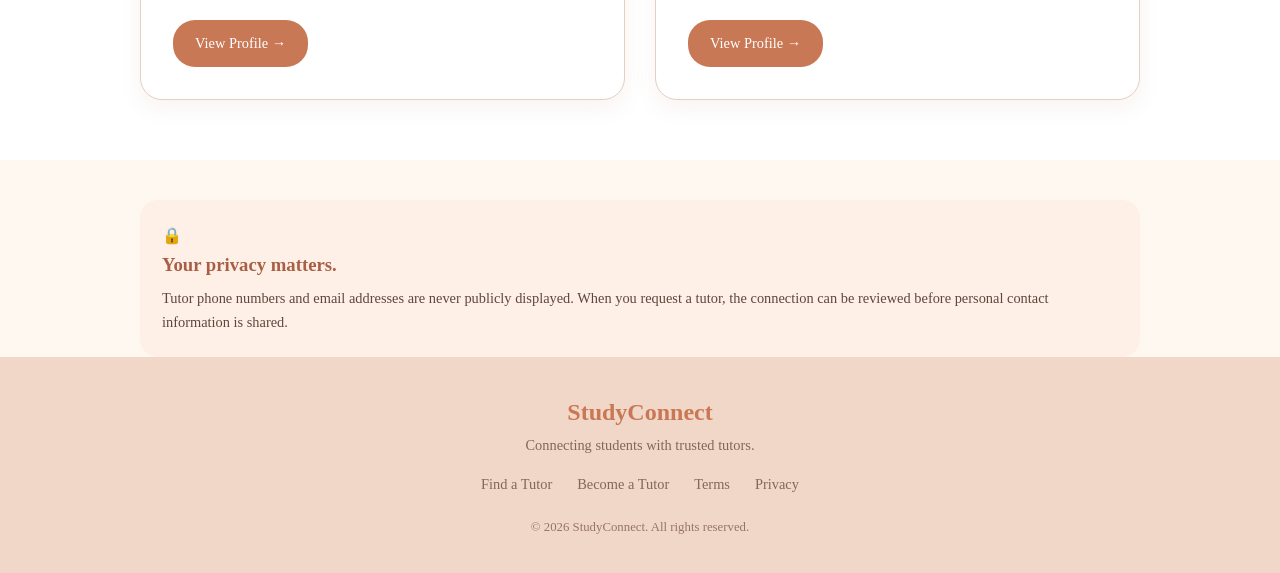
<file: find-tutor.html>
<!DOCTYPE html>
<html lang="en">

<head>

    <meta charset="UTF-8">

    <meta name="viewport" content="width=device-width, initial-scale=1.0">

    <title>Find a Tutor | StudyConnect</title>

    <link rel="stylesheet" href="style.css">

    <link rel="preconnect" href="https://fonts.googleapis.com">

    <link rel="preconnect"
          href="https://fonts.gstatic.com"
          crossorigin>

    <link href="https://fonts.googleapis.com/css2?family=Inter:wght@400;500;600;700;800&display=swap"
          rel="stylesheet">

</head>


<body>


<!-- ==============================
     NAVIGATION
============================== -->

<header class="navbar">

    <a href="index.html" class="logo">
        Study<span>Connect</span>
    </a>


    <nav class="nav-links">

        <a href="find-tutor.html" class="active">
            Find a Tutor
        </a>

        <a href="become-tutor.html">
            Become a Tutor
        </a>

        <a href="login.html" class="login-link">
            Log In
        </a>

    </nav>

</header>



<main>


<!-- ==============================
     PAGE HEADER
============================== -->

<section class="directory-header">

    <div class="section-label">
        Find your match
    </div>


    <h1>
        Find a tutor who fits your needs.
    </h1>


    <p>
        Browse verified tutors by subject and grade level.
        Personal contact information is never publicly displayed.
    </p>

</section>



<!-- ==============================
     SEARCH + FILTERS
============================== -->

<section class="tutor-directory">


    <div class="directory-controls">


        <!-- SEARCH -->

        <div class="search-wrapper">

            <span class="search-icon">
                ⌕
            </span>

            <input
                type="text"
                id="tutorSearch"
                placeholder="Search by tutor name or subject..."
            >

        </div>


        <!-- FILTER -->

        <div class="filter-wrapper">

            <label for="subjectFilter">
                Subject
            </label>

            <select id="subjectFilter">

                <option value="all">
                    All Subjects
                </option>

                <option value="math">
                    Math
                </option>

                <option value="science">
                    Science
                </option>

                <option value="english">
                    English
                </option>

                <option value="history">
                    History
                </option>

                <option value="computer-science">
                    Computer Science
                </option>

                <option value="spanish">
                    Spanish
                </option>

            </select>

        </div>


        <div class="filter-wrapper">

            <label for="gradeFilter">
                Grade
            </label>

            <select id="gradeFilter">

                <option value="all">
                    All Grades
                </option>

                <option value="elementary">
                    Elementary
                </option>

                <option value="middle-school">
                    Middle School
                </option>

                <option value="9">
                    9th Grade
                </option>

                <option value="10">
                    10th Grade
                </option>

                <option value="11">
                    11th Grade
                </option>

                <option value="12">
                    12th Grade
                </option>

            </select>

        </div>

    </div>



    <!-- ==============================
         ACTIVE FILTERS
    ============================== -->

    <div class="active-filters">

        <span>
            Showing verified tutors
        </span>

        <button id="clearFilters">
            Clear filters
        </button>

    </div>



    <!-- ==============================
         RESULTS HEADER
    ============================== -->

    <div class="results-header">

        <div>

            <h2>
                Available Tutors
            </h2>

            <p id="resultsCount">
                4 tutors found
            </p>

        </div>


        <select id="sortTutors"
                class="sort-select">

            <option value="recommended">
                Recommended
            </option>

            <option value="name">
                Name A–Z
            </option>

        </select>

    </div>



    <!-- ==============================
         TUTOR CARDS
    ============================== -->

    <div class="tutor-grid"
         id="tutorGrid">


        <!-- TUTOR 1 -->

        <article class="tutor-card"
                 data-name="maya patel"
                 data-subjects="math science"
                 data-grades="9 10">

            <div class="tutor-card-top">

                <div class="tutor-avatar">
                    MP
                </div>


                <div class="tutor-basic-info">

                    <h3>
                        Maya Patel
                    </h3>

                    <div class="verified-badge">
                        ✓ Verified Tutor
                    </div>

                </div>

            </div>


            <p class="tutor-introduction">

                I enjoy breaking difficult concepts into
                simple steps and helping students become
                more confident in math and science.

            </p>


            <div class="tutor-info-section">

                <span class="info-label">
                    Subjects
                </span>


                <div class="tag-container">

                    <span class="tag">
                        Math
                    </span>

                    <span class="tag">
                        Science
                    </span>

                </div>

            </div>


            <div class="tutor-info-section">

                <span class="info-label">
                    Grades
                </span>


                <div class="tag-container">

                    <span class="tag">
                        9th
                    </span>

                    <span class="tag">
                        10th
                    </span>

                </div>

            </div>


            <a href="tutor-profile.html?id=maya-patel"
               class="view-profile-button">

                View Profile

                <span>→</span>

            </a>

        </article>



        <!-- TUTOR 2 -->

        <article class="tutor-card"
                 data-name="daniel kim"
                 data-subjects="computer-science math"
                 data-grades="middle-school 9 10">

            <div class="tutor-card-top">

                <div class="tutor-avatar blue">
                    DK
                </div>


                <div class="tutor-basic-info">

                    <h3>
                        Daniel Kim
                    </h3>

                    <div class="verified-badge">
                        ✓ Verified Tutor
                    </div>

                </div>

            </div>


            <p class="tutor-introduction">

                I'm passionate about programming and love
                helping students understand computer science
                through hands-on examples.

            </p>


            <div class="tutor-info-section">

                <span class="info-label">
                    Subjects
                </span>


                <div class="tag-container">

                    <span class="tag">
                        Computer Science
                    </span>

                    <span class="tag">
                        Math
                    </span>

                </div>

            </div>


            <div class="tutor-info-section">

                <span class="info-label">
                    Grades
                </span>


                <div class="tag-container">

                    <span class="tag">
                        Middle School
                    </span>

                    <span class="tag">
                        9th
                    </span>

                    <span class="tag">
                        10th
                    </span>

                </div>

            </div>


            <a href="tutor-profile.html?id=daniel-kim"
               class="view-profile-button">

                View Profile

                <span>→</span>

            </a>

        </article>



        <!-- TUTOR 3 -->

        <article class="tutor-card"
                 data-name="sophia williams"
                 data-subjects="english history"
                 data-grades="middle-school 9 10">

            <div class="tutor-card-top">

                <div class="tutor-avatar purple">
                    SW
                </div>


                <div class="tutor-basic-info">

                    <h3>
                        Sophia Williams
                    </h3>

                    <div class="verified-badge">
                        ✓ Verified Tutor
                    </div>

                </div>

            </div>


            <p class="tutor-introduction">

                I love helping students improve their writing,
                reading comprehension, and confidence in the
                humanities.

            </p>


            <div class="tutor-info-section">

                <span class="info-label">
                    Subjects
                </span>


                <div class="tag-container">

                    <span class="tag">
                        English
                    </span>

                    <span class="tag">
                        History
                    </span>

                </div>

            </div>


            <div class="tutor-info-section">

                <span class="info-label">
                    Grades
                </span>


                <div class="tag-container">

                    <span class="tag">
                        Middle School
                    </span>

                    <span class="tag">
                        9th
                    </span>

                    <span class="tag">
                        10th
                    </span>

                </div>

            </div>


            <a href="tutor-profile.html?id=sophia-williams"
               class="view-profile-button">

                View Profile

                <span>→</span>

            </a>

        </article>



        <!-- TUTOR 4 -->

        <article class="tutor-card"
                 data-name="ethan rodriguez"
                 data-subjects="math"
                 data-grades="elementary middle-school 9">

            <div class="tutor-card-top">

                <div class="tutor-avatar green">
                    ER
                </div>


                <div class="tutor-basic-info">

                    <h3>
                        Ethan Rodriguez
                    </h3>

                    <div class="verified-badge">
                        ✓ Verified Tutor
                    </div>

                </div>

            </div>


            <p class="tutor-introduction">

                My goal is to make math feel less intimidating
                by working through problems together step
                by step.

            </p>


            <div class="tutor-info-section">

                <span class="info-label">
                    Subjects
                </span>


                <div class="tag-container">

                    <span class="tag">
                        Math
                    </span>

                </div>

            </div>


            <div class="tutor-info-section">

                <span class="info-label">
                    Grades
                </span>


                <div class="tag-container">

                    <span class="tag">
                        Elementary
                    </span>

                    <span class="tag">
                        Middle School
                    </span>

                    <span class="tag">
                        9th
                    </span>

                </div>

            </div>


            <a href="tutor-profile.html?id=ethan-rodriguez"
               class="view-profile-button">

                View Profile

                <span>→</span>

            </a>

        </article>


    </div>



    <!-- ==============================
         NO RESULTS
    ============================== -->

    <div class="no-results"
         id="noResults">

        <div class="no-results-icon">
            🔎
        </div>

        <h3>
            No tutors found
        </h3>

        <p>
            Try changing your search or filters.
        </p>

        <button id="resetSearch"
                class="secondary-button">

            Clear Search

        </button>

    </div>


</section>



<!-- ==============================
     PRIVACY NOTE
============================== -->

<section class="directory-privacy">

    <div class="privacy-icon">
        🔒
    </div>


    <div>

        <h3>
            Your privacy matters.
        </h3>

        <p>
            Tutor phone numbers and email addresses are
            never publicly displayed. When you request a
            tutor, the connection can be reviewed before
            personal contact information is shared.
        </p>

    </div>

</section>


</main>



<!-- ==============================
     FOOTER
============================== -->

<footer class="footer">

    <div class="footer-main">

        <a href="index.html" class="logo footer-logo">
            Study<span>Connect</span>
        </a>

        <p>
            Connecting students with trusted tutors.
        </p>

    </div>


    <div class="footer-links">

        <a href="find-tutor.html">
            Find a Tutor
        </a>

        <a href="become-tutor.html">
            Become a Tutor
        </a>

        <a href="terms.html">
            Terms
        </a>

        <a href="privacy.html">
            Privacy
        </a>

    </div>


    <div class="footer-bottom">

        © 2026 StudyConnect. All rights reserved.

    </div>

</footer>



<!-- ==============================
     FILTER JAVASCRIPT
============================== -->

<script>

const searchInput =
    document.getElementById("tutorSearch");

const subjectFilter =
    document.getElementById("subjectFilter");

const gradeFilter =
    document.getElementById("gradeFilter");

const clearFilters =
    document.getElementById("clearFilters");

const resetSearch =
    document.getElementById("resetSearch");

const tutorCards =
    document.querySelectorAll(".tutor-card");

const noResults =
    document.getElementById("noResults");

const resultsCount =
    document.getElementById("resultsCount");



function filterTutors() {

    const search =
        searchInput.value
            .toLowerCase()
            .trim();


    const subject =
        subjectFilter.value;


    const grade =
        gradeFilter.value;


    let visibleCount = 0;


    tutorCards.forEach(card => {

        const name =
            card.dataset.name;

        const subjects =
            card.dataset.subjects;

        const grades =
            card.dataset.grades;


        const matchesSearch =
            name.includes(search) ||
            subjects.includes(search);


        const matchesSubject =
            subject === "all" ||
            subjects.includes(subject);


        const matchesGrade =
            grade === "all" ||
            grades.includes(grade);


        if (
            matchesSearch &&
            matchesSubject &&
            matchesGrade
        ) {

            card.style.display = "block";

            visibleCount++;

        } else {

            card.style.display = "none";

        }

    });


    resultsCount.textContent =
        `${visibleCount} tutor${visibleCount === 1 ? "" : "s"} found`;


    if (visibleCount === 0) {

        noResults.style.display = "block";

    } else {

        noResults.style.display = "none";

    }

}



function clearAllFilters() {

    searchInput.value = "";

    subjectFilter.value = "all";

    gradeFilter.value = "all";

    filterTutors();

}



searchInput.addEventListener(
    "input",
    filterTutors
);


subjectFilter.addEventListener(
    "change",
    filterTutors
);


gradeFilter.addEventListener(
    "change",
    filterTutors
);


clearFilters.addEventListener(
    "click",
    clearAllFilters
);


resetSearch.addEventListener(
    "click",
    clearAllFilters
);


filterTutors();

</script>


</body>

</html>
</file>
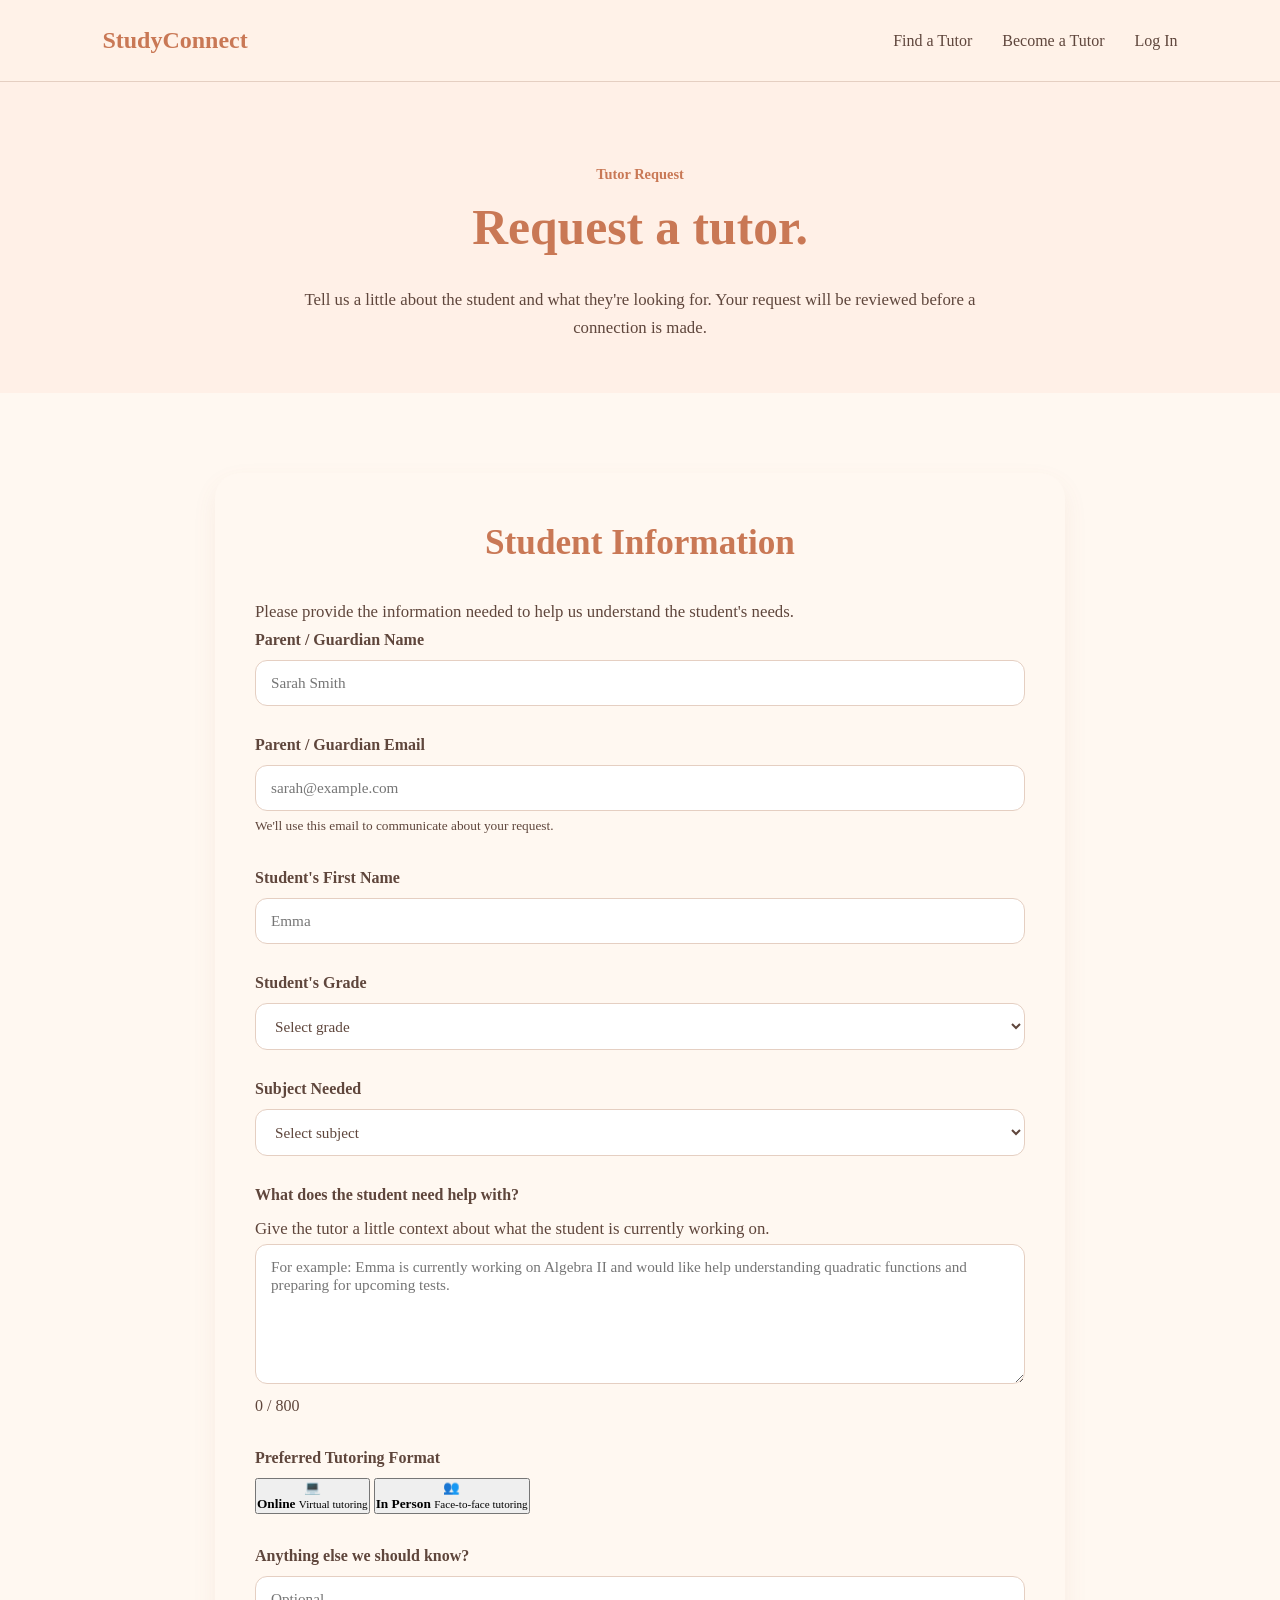
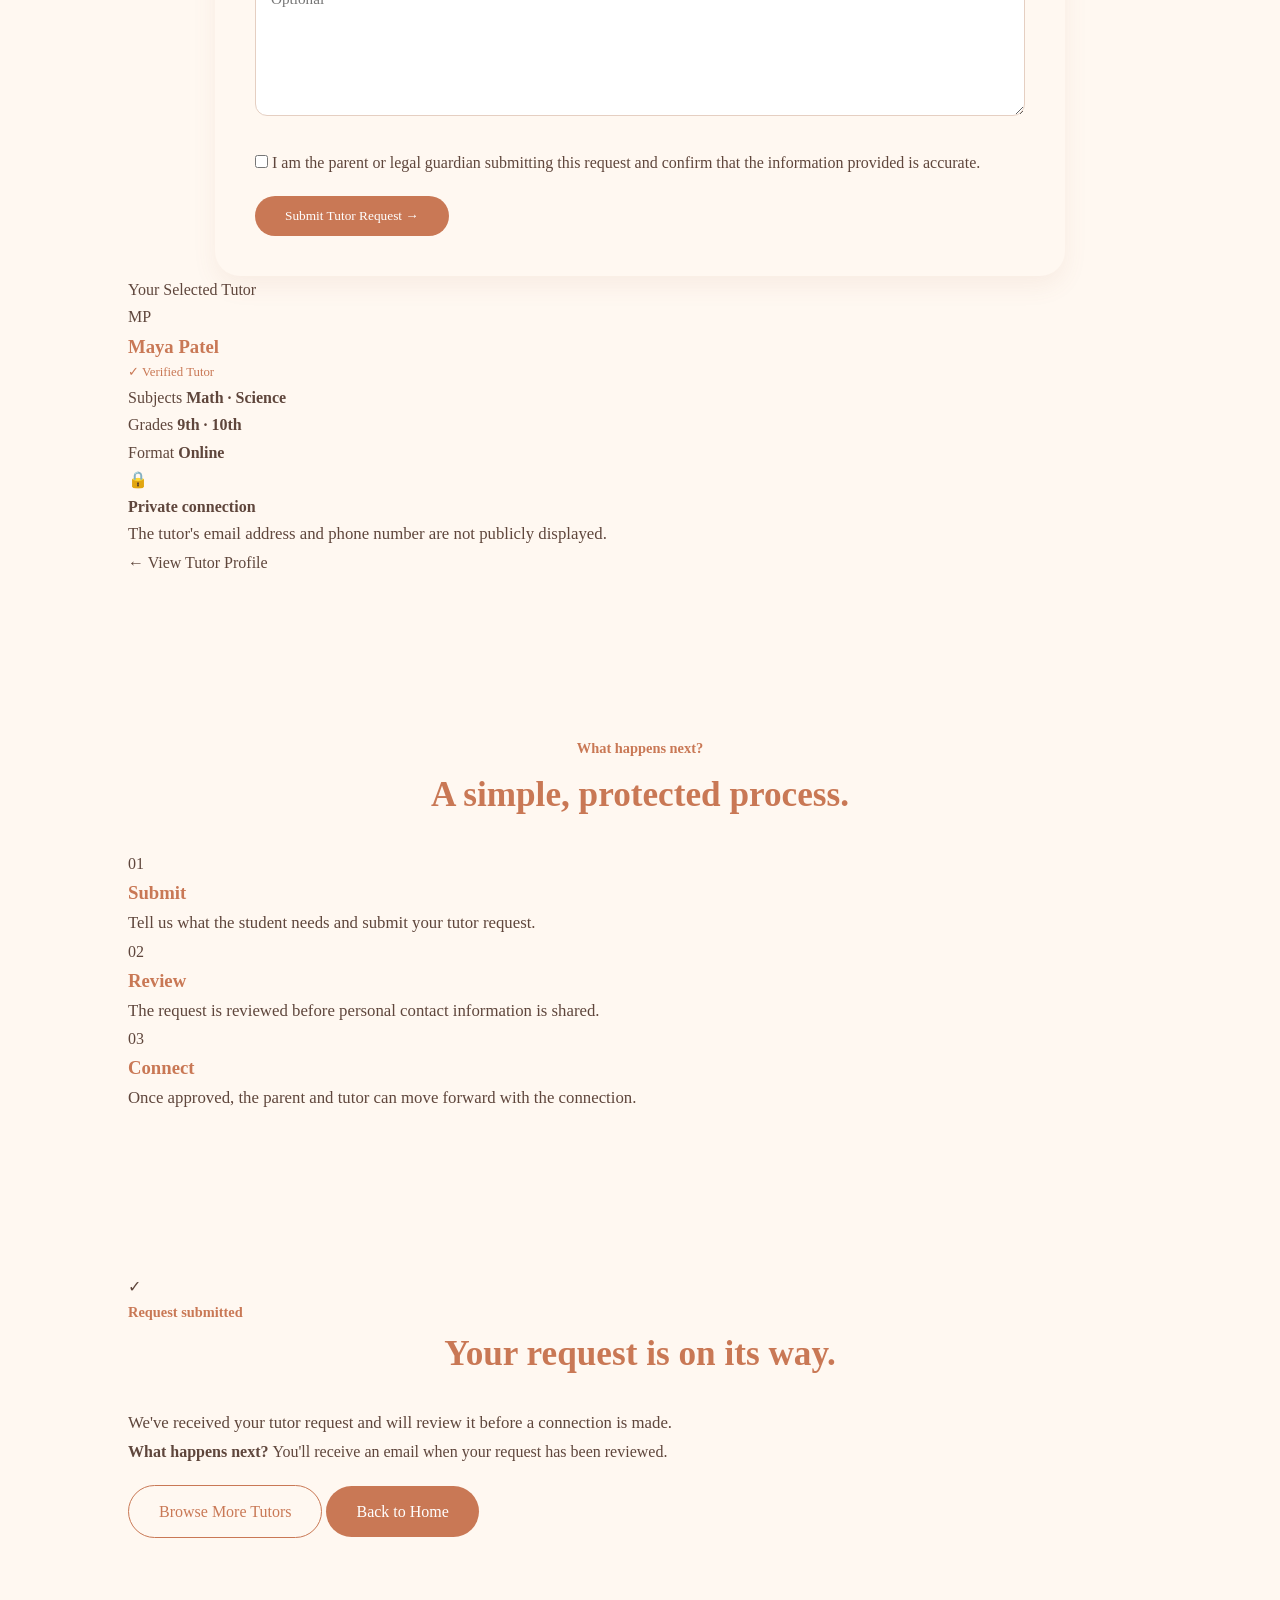
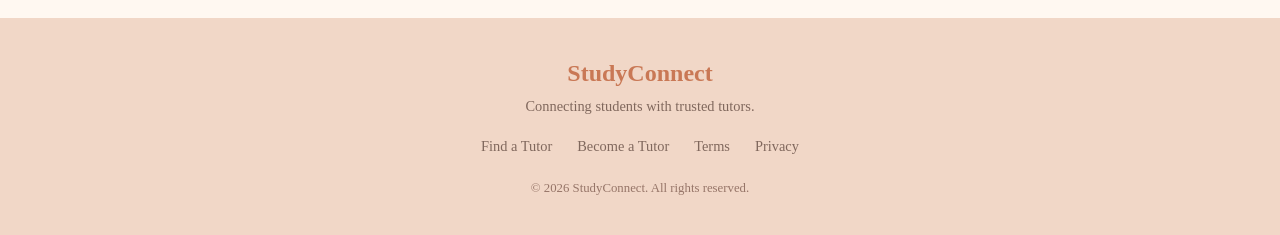
<file: tutor-profile.html>
<!DOCTYPE html>
<html lang="en">

<head>

    <meta charset="UTF-8">

    <meta name="viewport"
          content="width=device-width, initial-scale=1.0">

    <title>Request a Tutor | StudyConnect</title>

    <link rel="stylesheet"
          href="style.css">

    <link rel="preconnect"
          href="https://fonts.googleapis.com">

    <link rel="preconnect"
          href="https://fonts.gstatic.com"
          crossorigin>

    <link href="https://fonts.googleapis.com/css2?family=Inter:wght@400;500;600;700;800&display=swap"
          rel="stylesheet">

</head>


<body>


<!-- ==================================
     NAVIGATION
================================== -->

<header class="navbar">

    <a href="index.html"
       class="logo">

        Study<span>Connect</span>

    </a>


    <nav class="nav-links">

        <a href="find-tutor.html">
            Find a Tutor
        </a>

        <a href="become-tutor.html">
            Become a Tutor
        </a>

        <a href="login.html"
           class="login-link">

            Log In

        </a>

    </nav>

</header>



<main>


<!-- ==================================
     PAGE HEADER
================================== -->

<section class="request-header">

    <div class="section-label">
        Tutor Request
    </div>


    <h1>
        Request a tutor.
    </h1>


    <p>
        Tell us a little about the student and what
        they're looking for. Your request will be
        reviewed before a connection is made.
    </p>

</section>



<!-- ==================================
     REQUEST SECTION
================================== -->

<section class="request-section">


<div class="request-layout">


<!-- ==================================
     FORM
================================== -->

<div class="request-card">


    <div class="form-heading">

        <h2>
            Student Information
        </h2>

        <p>
            Please provide the information needed
            to help us understand the student's needs.
        </p>

    </div>



    <!-- PARENT NAME -->

    <div class="form-group">

        <label for="parentName">
            Parent / Guardian Name
        </label>

        <input
            type="text"
            id="parentName"
            placeholder="Sarah Smith"
            required
        >

    </div>



    <!-- PARENT EMAIL -->

    <div class="form-group">

        <label for="parentEmail">
            Parent / Guardian Email
        </label>

        <input
            type="email"
            id="parentEmail"
            placeholder="sarah@example.com"
            required
        >

        <small>
            We'll use this email to communicate about
            your request.
        </small>

    </div>



    <!-- STUDENT NAME -->

    <div class="form-group">

        <label for="studentName">
            Student's First Name
        </label>

        <input
            type="text"
            id="studentName"
            placeholder="Emma"
            required
        >

    </div>



    <!-- GRADE -->

    <div class="form-group">

        <label for="studentGrade">
            Student's Grade
        </label>

        <select id="studentGrade"
                required>

            <option value="">
                Select grade
            </option>

            <option value="Elementary">
                Elementary
            </option>

            <option value="Middle School">
                Middle School
            </option>

            <option value="9th Grade">
                9th Grade
            </option>

            <option value="10th Grade">
                10th Grade
            </option>

            <option value="11th Grade">
                11th Grade
            </option>

            <option value="12th Grade">
                12th Grade
            </option>

        </select>

    </div>



    <!-- SUBJECT -->

    <div class="form-group">

        <label for="subject">
            Subject Needed
        </label>

        <select id="subject"
                required>

            <option value="">
                Select subject
            </option>

            <option value="Math">
                Math
            </option>

            <option value="Science">
                Science
            </option>

            <option value="English">
                English
            </option>

            <option value="History">
                History
            </option>

            <option value="Computer Science">
                Computer Science
            </option>

            <option value="Spanish">
                Spanish
            </option>

            <option value="French">
                French
            </option>

            <option value="Other">
                Other
            </option>

        </select>

    </div>



    <!-- LEARNING NEEDS -->

    <div class="form-group">

        <label for="studentNeeds">
            What does the student need help with?
        </label>

        <p class="field-description">
            Give the tutor a little context about what
            the student is currently working on.
        </p>


        <textarea
            id="studentNeeds"
            rows="6"
            maxlength="800"
            placeholder="For example: Emma is currently working on Algebra II and would like help understanding quadratic functions and preparing for upcoming tests."
            required
        ></textarea>


        <div class="character-count">

            <span id="needsCount">
                0
            </span>

            / 800

        </div>

    </div>



    <!-- TUTORING FORMAT -->

    <div class="form-group">

        <label>
            Preferred Tutoring Format
        </label>


        <div class="request-options">


            <button
                type="button"
                class="request-option selected"
                data-format="Online"
                onclick="selectFormat(this)"
            >

                <span class="request-option-icon">
                    💻
                </span>


                <div>

                    <strong>
                        Online
                    </strong>

                    <small>
                        Virtual tutoring
                    </small>

                </div>

            </button>



            <button
                type="button"
                class="request-option"
                data-format="In Person"
                onclick="selectFormat(this)"
            >

                <span class="request-option-icon">
                    👥
                </span>


                <div>

                    <strong>
                        In Person
                    </strong>

                    <small>
                        Face-to-face tutoring
                    </small>

                </div>

            </button>

        </div>

    </div>



    <!-- ADDITIONAL INFORMATION -->

    <div class="form-group">

        <label for="additionalInfo">
            Anything else we should know?
        </label>

        <textarea
            id="additionalInfo"
            rows="4"
            placeholder="Optional"
        ></textarea>

    </div>



    <!-- AGREEMENT -->

    <div class="request-agreement">


        <label class="checkbox-row">

            <input
                type="checkbox"
                id="parentAgreement"
            >

            <span>

                I am the parent or legal guardian
                submitting this request and confirm
                that the information provided is accurate.

            </span>

        </label>


    </div>



    <!-- SUBMIT -->

    <button
        type="button"
        class="primary-button request-submit"
        onclick="submitRequest()"
    >

        Submit Tutor Request

        <span>
            →
        </span>

    </button>


</div>



<!-- ==================================
     SELECTED TUTOR
================================== -->

<aside class="selected-tutor-card">


    <div class="selected-tutor-label">
        Your Selected Tutor
    </div>


    <div class="selected-tutor-profile">


        <div class="selected-tutor-avatar">
            MP
        </div>


        <div>

            <h3>
                Maya Patel
            </h3>


            <div class="verified-badge">
                ✓ Verified Tutor
            </div>

        </div>

    </div>



    <div class="selected-tutor-divider"></div>



    <div class="selected-tutor-info">


        <div>

            <span>
                Subjects
            </span>

            <strong>
                Math · Science
            </strong>

        </div>


        <div>

            <span>
                Grades
            </span>

            <strong>
                9th · 10th
            </strong>

        </div>


        <div>

            <span>
                Format
            </span>

            <strong>
                Online
            </strong>

        </div>

    </div>



    <!-- PRIVACY -->

    <div class="selected-tutor-privacy">

        <div class="privacy-icon">
            🔒
        </div>


        <div>

            <strong>
                Private connection
            </strong>

            <p>
                The tutor's email address and phone
                number are not publicly displayed.
            </p>

        </div>

    </div>



    <a href="tutor-profile.html?id=maya-patel"
       class="change-tutor">

        ← View Tutor Profile

    </a>


</aside>


</div>

</section>



<!-- ==================================
     HOW REQUESTS WORK
================================== -->

<section class="request-process">


    <div class="section-heading">

        <div class="section-label">
            What happens next?
        </div>

        <h2>
            A simple, protected process.
        </h2>

    </div>



    <div class="request-steps">


        <!-- STEP 1 -->

        <div class="request-step">

            <div class="request-step-number">
                01
            </div>

            <h3>
                Submit
            </h3>

            <p>
                Tell us what the student needs
                and submit your tutor request.
            </p>

        </div>



        <div class="request-step-line"></div>



        <!-- STEP 2 -->

        <div class="request-step">

            <div class="request-step-number">
                02
            </div>

            <h3>
                Review
            </h3>

            <p>
                The request is reviewed before
                personal contact information is shared.
            </p>

        </div>



        <div class="request-step-line"></div>



        <!-- STEP 3 -->

        <div class="request-step">

            <div class="request-step-number">
                03
            </div>

            <h3>
                Connect
            </h3>

            <p>
                Once approved, the parent and tutor
                can move forward with the connection.
            </p>

        </div>

    </div>

</section>



<!-- ==================================
     SUCCESS MESSAGE
================================== -->

<section class="request-success"
         id="requestSuccess">


    <div class="success-circle">
        ✓
    </div>


    <div class="section-label">
        Request submitted
    </div>


    <h2>
        Your request is on its way.
    </h2>


    <p>
        We've received your tutor request and will
        review it before a connection is made.
    </p>


    <div class="success-note">

        <strong>
            What happens next?
        </strong>

        <span>
            You'll receive an email when your request
            has been reviewed.
        </span>

    </div>


    <a href="find-tutor.html"
       class="secondary-button">

        Browse More Tutors

    </a>


    <a href="index.html"
       class="primary-button">

        Back to Home

    </a>


</section>


</main>



<!-- ==================================
     FOOTER
================================== -->

<footer class="footer">

    <div class="footer-main">

        <a href="index.html"
           class="logo footer-logo">

            Study<span>Connect</span>

        </a>


        <p>
            Connecting students with trusted tutors.
        </p>

    </div>


    <div class="footer-links">

        <a href="find-tutor.html">
            Find a Tutor
        </a>

        <a href="become-tutor.html">
            Become a Tutor
        </a>

        <a href="terms.html">
            Terms
        </a>

        <a href="privacy.html">
            Privacy
        </a>

    </div>


    <div class="footer-bottom">

        © 2026 StudyConnect. All rights reserved.

    </div>

</footer>



<!-- ==================================
     JAVASCRIPT
================================== -->

<script>


/* =================================
   SELECT TUTORING FORMAT
================================= */

function selectFormat(element) {

    document
        .querySelectorAll(".request-option")
        .forEach(option => {

            option.classList.remove("selected");

        });


    element.classList.add("selected");

}



/* =================================
   CHARACTER COUNTER
================================= */

const needsField =
    document.getElementById("studentNeeds");


const needsCount =
    document.getElementById("needsCount");


needsField.addEventListener(
    "input",
    function () {

        needsCount.textContent =
            this.value.length;

    }
);



/* =================================
   SUBMIT REQUEST
================================= */

function submitRequest() {


    const parentName =
        document
            .getElementById("parentName")
            .value
            .trim();


    const parentEmail =
        document
            .getElementById("parentEmail")
            .value
            .trim();


    const studentName =
        document
            .getElementById("studentName")
            .value
            .trim();


    const grade =
        document
            .getElementById("studentGrade")
            .value;


    const subject =
        document
            .getElementById("subject")
            .value;


    const needs =
        document
            .getElementById("studentNeeds")
            .value
            .trim();


    const agreement =
        document
            .getElementById("parentAgreement")
            .checked;



    /* Validation */

    if (
        !parentName ||
        !parentEmail ||
        !studentName ||
        !grade ||
        !subject ||
        !needs
    ) {

        alert(
            "Please complete all required fields before submitting."
        );

        return;

    }



    if (!agreement) {

        alert(
            "Please confirm that you are the parent or legal guardian submitting this request."
        );

        return;

    }



    /* Hide form */

    document
        .querySelector(".request-section")
        .style.display = "none";


    document
        .querySelector(".request-process")
        .style.display = "none";



    /* Show success */

    document
        .getElementById("requestSuccess")
        .classList.add("active");



    /* Scroll */

    window.scrollTo({

        top: 0,

        behavior: "smooth"

    });

}


</script>


</body>

</html>
</file>
<file: style.css>
/* =========================
   COLOR VARIABLES
========================= */

:root {

    --cream: #fff8f1;
    --cream-dark: #f7e8dc;

    --orange: #c97855;
    --orange-light: #e5ae92;
    --orange-pale: #f3d8c8;

    --brown: #5f463c;
    --brown-light: #80685d;

    --white: #ffffff;

    --border: #e5cfc2;

}


/* =========================
   GLOBAL STYLES
========================= */

* {

    margin: 0;
    padding: 0;
    box-sizing: border-box;

}


html {

    scroll-behavior: smooth;

}


body {

    font-family: "Georgia", serif;

    background: var(--cream);

    color: var(--brown);

    line-height: 1.7;

}


section {

    padding: 80px 10%;

}


h1,
h2,
h3 {

    color: var(--orange);

}


h2 {

    font-size: 2.2rem;

    margin-bottom: 25px;

    text-align: center;

}


p {

    font-size: 1.05rem;

}


a {

    color: inherit;

    text-decoration: none;

}


button {

    font-family: "Georgia", serif;

    text-decoration: none;

}


/* =========================
   NAVIGATION
========================= */

.navbar {

    background: rgba(255, 242, 232, 0.96);

    padding: 20px 8%;

    position: sticky;

    top: 0;

    z-index: 100;

    border-bottom: 1px solid var(--border);

}


.navbar {

    display: flex;

    justify-content: space-between;

    align-items: center;

}


.logo {

    font-size: 1.5rem;

    font-weight: bold;

    color: var(--orange);

}


.nav-links {

    display: flex;

    gap: 30px;

    list-style: none;

}


.nav-links a {

    text-decoration: none;

    color: var(--brown);

    transition: 0.3s;

}


.nav-links a:hover {

    color: var(--orange);

}


/* =========================
   BUTTONS
========================= */

.primary-button,
.secondary-button {

    display: inline-block;

    margin-top: 20px;

    padding: 12px 30px;

    text-decoration: none;

    border-radius: 30px;

    transition: 0.3s;

    font-family: "Georgia", serif;

}


.primary-button {

    background: var(--orange);

    color: white;

    border: none;

}


.primary-button:hover {

    background: #ad6245;

    transform: translateY(-3px);

}


.secondary-button {

    background: transparent;

    color: var(--orange);

    border: 1px solid var(--orange);

}


.secondary-button:hover {

    background: var(--orange-pale);

    transform: translateY(-3px);

}


/* =========================
   HERO
========================= */

.hero {

    min-height: 70vh;

    display: flex;

    justify-content: center;

    align-items: center;

    text-align: center;

    padding: 80px 10%;

    background:

        linear-gradient(

            rgba(255,248,241,0.85),

            rgba(250,229,217,0.9)

        );

}


.hero-content {

    max-width: 800px;

    margin: auto;

}


.hero h1 {

    font-size: 3.5rem;

    margin-bottom: 20px;

}


.hero h1 span {

    color: var(--orange);

}


.hero p {

    max-width: 700px;

    margin: auto;

}


.hero-actions {

    display: flex;

    justify-content: center;

    gap: 15px;

    flex-wrap: wrap;

    margin-top: 10px;

}


/* =========================
   PATH / CHOICE SECTION
========================= */

.path-section {

    background: white;

}


.path-grid {

    display: flex;

    justify-content: center;

    gap: 40px;

    max-width: 1100px;

    margin: auto;

}


.path-card {

    flex: 1;

    background: var(--cream);

    padding: 40px;

    border-radius: 25px;

    text-align: center;

    box-shadow:

        0 10px 25px rgba(170, 105, 75, 0.10);

    transition: 0.3s;

}


.path-card:hover {

    transform: translateY(-8px);

}


.path-icon {

    color: var(--orange);

    font-size: 1rem;

    margin-bottom: 10px;

}


.path-content h3 {

    font-size: 1.7rem;

    margin-bottom: 10px;

}


.path-content p {

    color: var(--brown-light);

}


.path-link {

    display: inline-block;

    margin-top: 15px;

    color: var(--orange);

    font-weight: bold;

    text-decoration: none;

}


.path-link:hover {

    color: #ad6245;

}


/* =========================
   SECTION HEADINGS
========================= */

.section-heading {

    text-align: center;

    max-width: 800px;

    margin: auto;

}


.section-label {

    color: var(--orange);

    font-weight: bold;

    font-size: 0.9rem;

}


.section-heading h2 {

    margin-top: 5px;

}


.section-heading p {

    max-width: 700px;

    margin: auto;

}


/* =========================
   WHY SECTION
========================= */

.why-section {

    background: #fff0e7;

}


.features-grid {

    display: flex;

    justify-content: center;

    gap: 30px;

    max-width: 1100px;

    margin: auto;

    flex-wrap: wrap;

}


.feature-card {

    background: white;

    width: 240px;

    padding: 35px 25px;

    border-radius: 25px;

    text-align: center;

    box-shadow:

        0 10px 25px rgba(170, 105, 75, 0.08);

    transition: 0.3s;

}


.feature-card:hover {

    transform: translateY(-7px);

}


.feature-icon {

    color: var(--orange);

    font-size: 1.2rem;

}


.feature-card h3 {

    margin-top: 10px;

    font-size: 1.3rem;

}


.feature-card p {

    margin-top: 8px;

    color: var(--brown-light);

    font-size: 0.95rem;

}


/* =========================
   HOW IT WORKS
========================= */

.how-section {

    background: white;

}


.steps {

    display: flex;

    justify-content: center;

    gap: 30px;

    max-width: 1050px;

    margin: auto;

}


.step {

    flex: 1;

    background: var(--cream);

    padding: 35px;

    border-radius: 25px;

    text-align: center;

    box-shadow:

        0 10px 25px rgba(170, 105, 75, 0.08);

}


.step-number {

    color: var(--orange);

    font-size: 1.4rem;

    font-weight: bold;

}


.step h3 {

    margin-top: 10px;

}


.step p {

    color: var(--brown-light);

    font-size: 0.95rem;

}


/* =========================
   CTA
========================= */

.cta-section {

    text-align: center;

    background: var(--cream-dark);

}


.cta-content {

    max-width: 750px;

    margin: auto;

}


.cta-content h2 {

    color: #a85f45;

}


.cta-content p {

    max-width: 650px;

    margin: auto;

}


/* =========================
   FIND TUTOR PAGE
========================= */

.directory-header {

    text-align: center;

    padding: 80px 10% 50px;

    background: #fff0e7;

}


.directory-header h1 {

    font-size: 3.2rem;

    margin-bottom: 15px;

}


.directory-header p {

    max-width: 700px;

    margin: auto;

}


.tutor-directory {

    padding: 60px 10%;

    background: white;

}


/* =========================
   SEARCH / FILTERS
========================= */

.directory-controls {

    max-width: 1000px;

    margin: auto;

    padding: 25px;

    background: var(--cream);

    border-radius: 25px;

    box-shadow:

        0 10px 25px rgba(170, 105, 75, 0.08);

    display: grid;

    grid-template-columns: 1fr 200px 200px;

    gap: 15px;

}


.search-wrapper input,
.filter-wrapper select,
.sort-select {

    width: 100%;

    padding: 12px 15px;

    border: 1px solid var(--border);

    border-radius: 12px;

    background: white;

    color: var(--brown);

    font-family: "Georgia", serif;

    outline: none;

}


.search-wrapper input:focus,
.filter-wrapper select:focus {

    border-color: var(--orange);

}


.filter-wrapper label {

    display: block;

    margin-bottom: 5px;

    font-size: 0.85rem;

    color: var(--brown-light);

}


/* =========================
   TUTOR RESULTS
========================= */

.results-header {

    max-width: 1000px;

    margin: 45px auto 25px;

    display: flex;

    justify-content: space-between;

    align-items: center;

}


.results-header h2 {

    margin: 0;

    text-align: left;

    font-size: 1.8rem;

}


.results-header p {

    font-size: 0.9rem;

    color: var(--brown-light);

}


.tutor-grid {

    max-width: 1000px;

    margin: auto;

    display: grid;

    grid-template-columns: 1fr 1fr;

    gap: 30px;

}


.tutor-card {

    background: var(--white);

    padding: 32px;

    border-radius: 22px;

    border: 1px solid var(--border);

    box-shadow:

        0 8px 22px rgba(170, 105, 75, 0.08);

    transition: 0.25s ease;

}


.tutor-card:hover {

    transform: translateY(-5px);

    box-shadow:

        0 12px 28px rgba(170, 105, 75, 0.12);

}


.tutor-card-top {

    display: flex;

    align-items: center;

    gap: 16px;

}


.tutor-avatar {

    width: 62px;

    height: 62px;

    flex-shrink: 0;

    border-radius: 50%;

    background: var(--orange-light);

    display: flex;

    align-items: center;

    justify-content: center;

    color: white;

    font-weight: bold;

    font-size: 1.2rem;

}


.tutor-basic-info h3 {

    font-size: 1.45rem;

    margin-bottom: 2px;

}


.verified-badge {

    font-size: 0.8rem;

    color: var(--orange);

}


.tutor-introduction {

    margin-top: 20px;

    color: var(--brown-light);

    font-size: 0.95rem;

    line-height: 1.65;

}


.tutor-info-section {

    margin-top: 20px;

}


.info-label {

    color: var(--orange);

    font-size: 0.78rem;

    font-weight: bold;

    margin-bottom: 7px;

}


.tag-container {

    display: flex;

    flex-wrap: wrap;

    gap: 8px;

    margin-top: 7px;

}


.tag {

    display: inline-block;

    background: var(--orange-pale);

    color: var(--brown);

    padding: 7px 12px;

    border-radius: 16px;

    font-size: 0.8rem;

    line-height: 1.2;

    white-space: nowrap;

}


.view-profile-button {

    display: inline-block;

    margin-top: 24px;

    padding: 11px 22px;

    background: var(--orange);

    color: white;

    border: none;

    border-radius: 22px;

    cursor: pointer;

    font-family: "Georgia", serif;

    font-size: 0.9rem;

    transition: 0.25s ease;

}


.view-profile-button:hover {

    background: #ad6245;

    transform: translateY(-2px);

}


/* =========================
   PRIVACY NOTICE
========================= */

.directory-privacy,
.privacy-notice {

    max-width: 1000px;

    margin: 40px auto 0;

    padding: 22px;

    background: #fff0e7;

    border-radius: 18px;

}


.directory-privacy h3,
.privacy-notice strong {

    color: #a85f45;

}


.directory-privacy p,
.privacy-notice p {

    margin-top: 5px;

    font-size: 0.9rem;

}


/* =========================
   TUTOR PROFILE
========================= */

.profile-back {

    padding: 30px 10% 0;

    max-width: 1100px;

    margin: auto;

}


.profile-back a {

    color: var(--orange);

    text-decoration: none;

}


.tutor-profile {

    padding: 40px 10% 90px;

    max-width: 1100px;

    margin: auto;

}


.profile-main {

    display: flex;

    align-items: center;

    gap: 30px;

    background: white;

    padding: 35px;

    border-radius: 25px;

    box-shadow:

        0 10px 25px rgba(170, 105, 75, 0.08);

}


.large-tutor-avatar {

    width: 110px;

    height: 110px;

    flex-shrink: 0;

    border-radius: 50%;

    background: var(--orange-light);

    display: flex;

    align-items: center;

    justify-content: center;

    color: white;

    font-size: 2rem;

    font-weight: bold;

}


.profile-name-row h1 {

    font-size: 2.3rem;

}


.profile-subtitle {

    color: var(--brown-light);

}


.profile-tags {

    display: flex;

    gap: 7px;

    flex-wrap: wrap;

    margin-top: 10px;

}


.profile-action {

    margin-left: auto;

    text-align: center;

}


/* =========================
   PROFILE CONTENT
========================= */

.profile-content {

    display: grid;

    grid-template-columns: 1fr 300px;

    gap: 50px;

    margin-top: 50px;

}


.profile-section {

    padding: 25px 0;

    border-bottom: 1px solid var(--border);

}


.profile-section h2 {

    text-align: left;

    font-size: 1.8rem;

}


.profile-section > p {

    color: var(--brown-light);

}


.profile-right {

    display: flex;

    flex-direction: column;

    gap: 20px;

}


.profile-info-card,
.profile-privacy-card,
.profile-cta-card {

    background: white;

    padding: 25px;

    border-radius: 20px;

    box-shadow:

        0 10px 25px rgba(170, 105, 75, 0.08);

}


.profile-info-card h3,
.profile-privacy-card h3,
.profile-cta-card h3 {

    margin-bottom: 15px;

}


.detail-row {

    display: flex;

    justify-content: space-between;

    padding: 10px 0;

    border-bottom: 1px solid var(--border);

    font-size: 0.9rem;

}


.detail-row span {

    color: var(--brown-light);

}


.verified-text {

    color: var(--orange);

}


.profile-privacy-card {

    background: #fff0e7;

    box-shadow: none;

}


.profile-cta-card .primary-button {

    width: 100%;

    text-align: center;

}


/* =========================
   APPLICATION / REQUEST
========================= */

.application-header,
.request-header {

    text-align: center;

    padding: 80px 10% 50px;

    background: #fff0e7;

}


.application-header h1,
.request-header h1 {

    font-size: 3.1rem;

    margin-bottom: 15px;

}


.application-header p,
.request-header p {

    max-width: 700px;

    margin: auto;

}


.application-section {

    padding: 60px 10% 90px;

    background: white;

}


.application-card,
.request-card {

    max-width: 850px;

    margin: auto;

    padding: 40px;

    background: var(--cream);

    border-radius: 25px;

    box-shadow:

        0 10px 25px rgba(170, 105, 75, 0.08);

}


/* =========================
   FORM
========================= */

.form-group {

    margin-bottom: 25px;

}


.form-group label {

    display: block;

    margin-bottom: 7px;

    font-weight: bold;

    color: var(--brown);

}


.form-group input,
.form-group textarea,
.form-group select {

    width: 100%;

    padding: 13px 15px;

    border: 1px solid var(--border);

    border-radius: 12px;

    background: white;

    color: var(--brown);

    font-family: "Georgia", serif;

    font-size: 0.95rem;

    outline: none;

}


.form-group textarea {

    min-height: 140px;

    resize: vertical;

}


.form-group input:focus,
.form-group textarea:focus,
.form-group select:focus {

    border-color: var(--orange);

}


.form-row {

    display: flex;

    gap: 20px;

}


.form-row .form-group {

    flex: 1;

}


/* =========================
   SUBJECT / GRADE SELECTION
========================= */

.selection-grid {

    display: grid;

    grid-template-columns: repeat(4, 1fr);

    gap: 10px;

}


.selection-card,
.grade-card {

    min-height: 48px;

    padding: 12px 16px;

    display: flex;

    align-items: center;

    justify-content: center;

    border: 1px solid var(--border);

    border-radius: 12px;

    background: white;

    color: var(--brown);

    text-align: center;

    cursor: pointer;

    transition: 0.2s ease;

}


.selection-card:hover,
.grade-card:hover {

    border-color: var(--orange);

    background: #fff4ed;

}


.selection-card.selected,
.grade-card.selected {

    background: var(--orange);

    border-color: var(--orange);

    color: white;

}


.grade-grid {

    display: grid;

    grid-template-columns: repeat(3, 1fr);

    gap: 10px;

}


/* =========================
   FOOTER
========================= */

.footer {

    background: #f1d7c7;

    padding: 35px 10%;

    text-align: center;

}


.footer-main p {

    color: var(--brown-light);

    font-size: 0.9rem;

}


.footer-links {

    display: flex;

    justify-content: center;

    gap: 25px;

    margin-top: 15px;

}


.footer-links a {

    color: var(--brown-light);

    text-decoration: none;

    font-size: 0.9rem;

}


.footer-links a:hover {

    color: var(--orange);

}


.footer-bottom {

    margin-top: 20px;

    color: #967568;

    font-size: 0.8rem;

}


/* =========================
   IMAGES
========================= */

img {

    max-width: 100%;

    display: block;

}


/* =========================
   MOBILE
========================= */

@media (max-width: 800px) {

    .navbar {

        flex-direction: column;

        gap: 20px;

    }


    .nav-links {

        flex-direction: column;

        text-align: center;

        gap: 12px;

    }


    .hero h1 {

        font-size: 2.5rem;

    }


    .path-grid {

        flex-direction: column;

    }


    .steps {

        flex-direction: column;

    }


    .tutor-grid {

        grid-template-columns: 1fr;

    }


    .directory-controls {

        grid-template-columns: 1fr;

    }


    .profile-main {

        flex-direction: column;

        text-align: center;

    }


    .profile-action {

        margin-left: 0;

    }


    .profile-content {

        grid-template-columns: 1fr;

    }


    .form-row {

        flex-direction: column;

        gap: 0;

    }


    .selection-grid {

        grid-template-columns: repeat(2, 1fr);

    }


    .grade-grid {

        grid-template-columns: repeat(2, 1fr);

    }


    .application-header h1,
    .request-header h1 {

        font-size: 2.4rem;

    }

}
</file>
